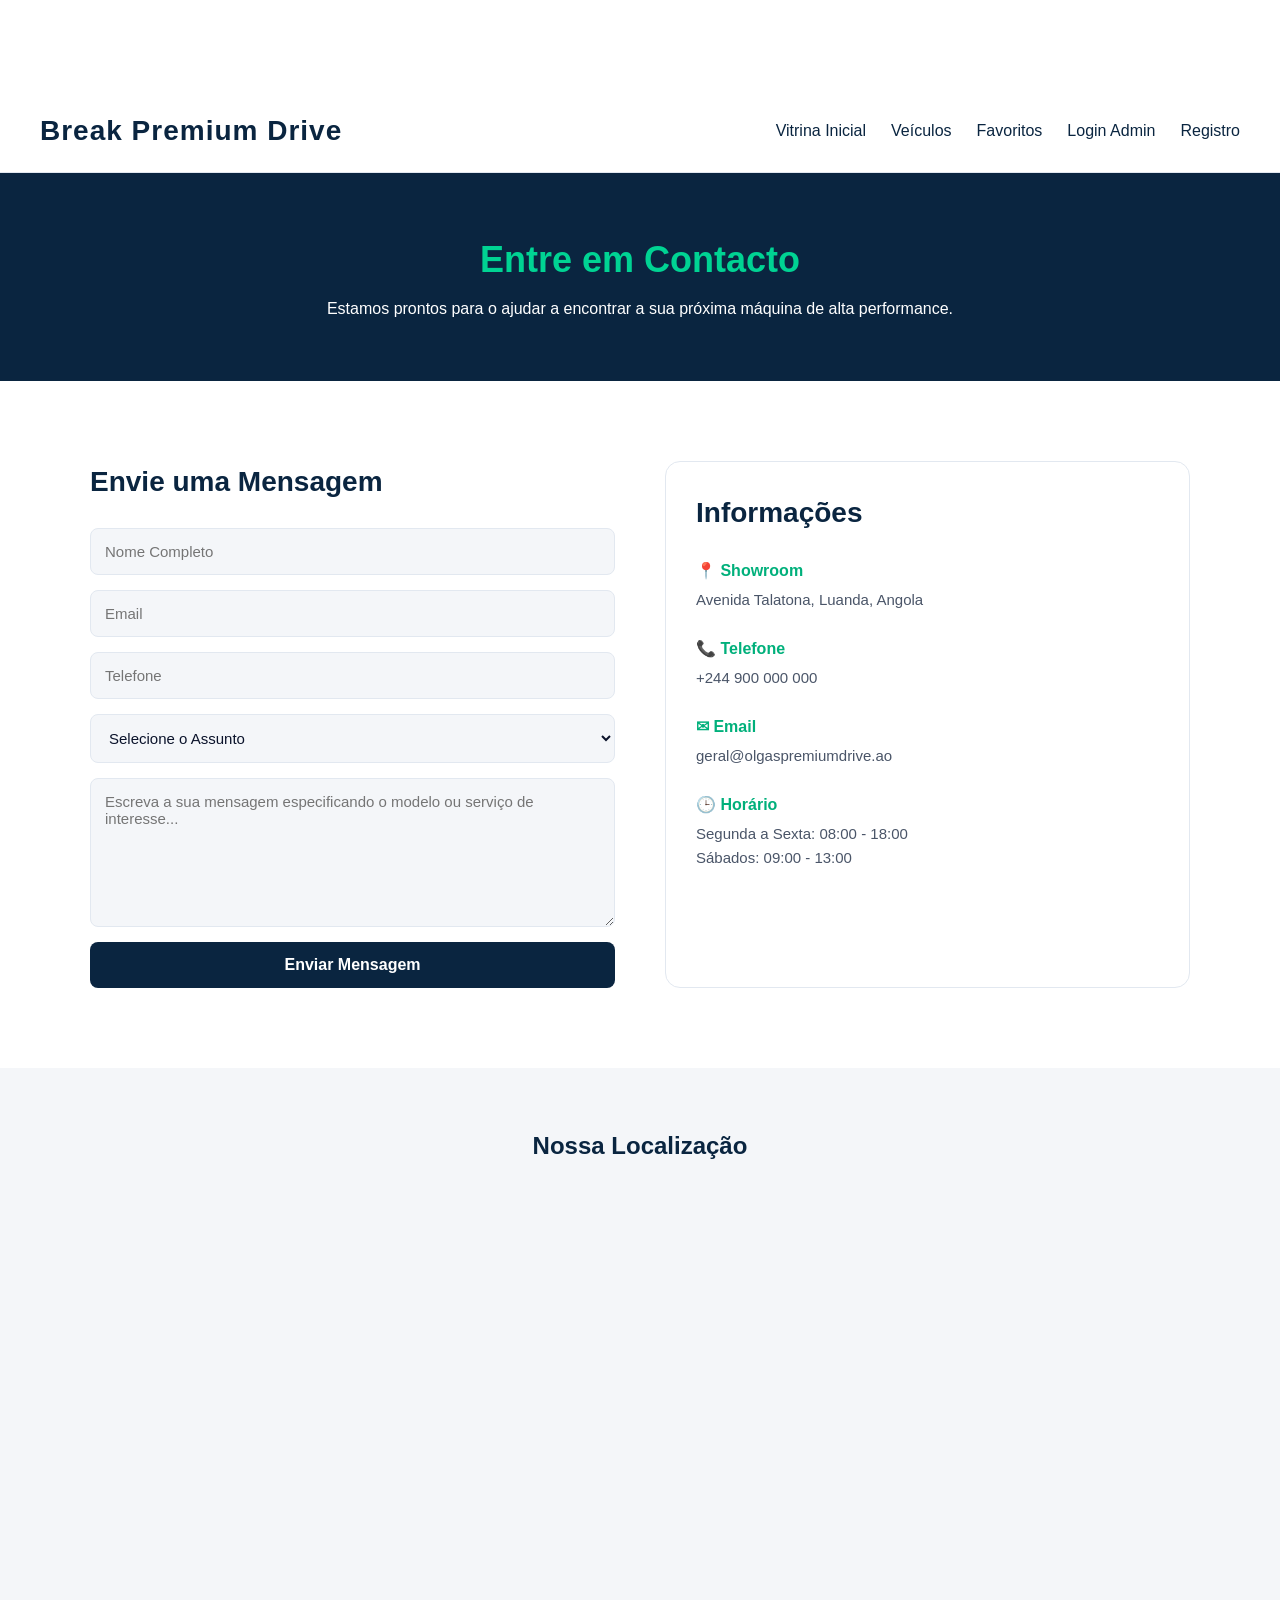
<file: contacto.html>
<!DOCTYPE html>
<html lang="pt">
<head>
    <meta charset="UTF-8">
    <meta name="viewport" content="width=device-width, initial-scale=1.0">
    <title>Contacto | Break Premium Drive</title>
    <link rel="stylesheet" href="./css/style-copia.css">
</head>
<body>

<header>
    <div class="logo">Break Premium Drive</div>
    <nav>
        <ul>
            <li><a href="index.html">Vitrina Inicial</a></li>
            <li><a href="catalogo.html">Veículos</a></li>
            <li><a href="favoritos.html">Favoritos</a></li>
            <li><a href="login.html">Login Admin</a></li>
            <li><a href="registro.html">Registro</a></li>
        </ul>
    </nav>
</header>

<section class="page-banner">
    <h1>Entre em Contacto</h1>
    <p>Estamos prontos para o ajudar a encontrar a sua próxima máquina de alta performance.</p>
</section>

<section class="contacto-wrapper">
    <div class="contacto-container">
        
        <div class="contacto-form">
            <h2>Envie uma Mensagem</h2>
            <form onsubmit="alert('Mensagem enviada com sucesso! O nosso Consultor Premium entrará em contacto brevemente.'); return false;">
                <input type="text" placeholder="Nome Completo" required>
                <input type="email" placeholder="Email" required>
                <input type="tel" placeholder="Telefone" required>
                
                <select required>
                    <option value="">Selecione o Assunto</option>
                    <option>Informação Geral</option>
                    <option>Aquisição de Veículo</option>
                    <option>Avaliação / Retoma de Viatura</option>
                    <option>Agendamento de Test-Drive</option>
                    <option>Importação e Encomendas Especiais</option>
                </select>
                
                <textarea rows="7" placeholder="Escreva a sua mensagem especificando o modelo ou serviço de interesse..." required></textarea>
                <button type="submit">Enviar Mensagem</button>
            </form>
        </div>

        <div class="contacto-info">
            <h2>Informações</h2>
            
            <div class="info-box">
                <h3>📍 Showroom</h3>
                <p>Avenida Talatona, Luanda, Angola</p>
            </div>

            <div class="info-box">
                <h3>📞 Telefone</h3>
                <p>+244 900 000 000</p>
            </div>

            <div class="info-box">
                <h3>✉ Email</h3>
                <p>geral@olgaspremiumdrive.ao</p>
            </div>

            <div class="info-box">
                <h3>🕒 Horário</h3>
                <p>Segunda a Sexta: 08:00 - 18:00<br>Sábados: 09:00 - 13:00</p>
            </div>
        </div>

    </div>
</section>

<section class="map-section">
    <h2>Nossa Localização</h2>
    <iframe 
        src="https://www.google.com/maps/embed?pb=!1m18!1m12!1m3!1d15758.46875883838!2d13.184318728564175!3d-8.915124239855581!2m3!1f0!2f0!3f0!3m2!1i1024!2i768!4f13.1!3m3!1m2!1s0x1a51f50ff34a36cf%3A0x63351659fa42c8bb!2sTalatona%2C%20Luanda!5e0!3m2!1spt!2sao!4v1710000000000!5m2!1spt!2sao" 
        width="100%" 
        height="450" 
        style="border:0; border-radius:20px;" 
        allowfullscreen="" 
        loading="lazy">
     iframe>
</section>

<section class="social-section">
    <h2>Siga-nos</h2>
    <div class="social-grid">
        <div class="social-card">
            <h3>Facebook</h3>
            <p>OlgaS Premium Drive</p>
        </div>
        <div class="social-card">
            <h3>Instagram</h3>
            <p>@olgaspremiumdrive</p>
        </div>
        <div class="social-card">
            <h3>LinkedIn</h3>
            <p>OlgaS Premium Drive Angola</p>
        </div>
    </div>
</section>

<footer>
    <div class="footer-content">
        <h3>Break Premium Drive</h3>
        <p>Luxury & High-Performance Vehicles • Angola</p>
        <p>© 2026 Todos os direitos reservados.</p>
    </div>
</footer>

<script src="js/app.js"></script>
</body>
</html>
</file>
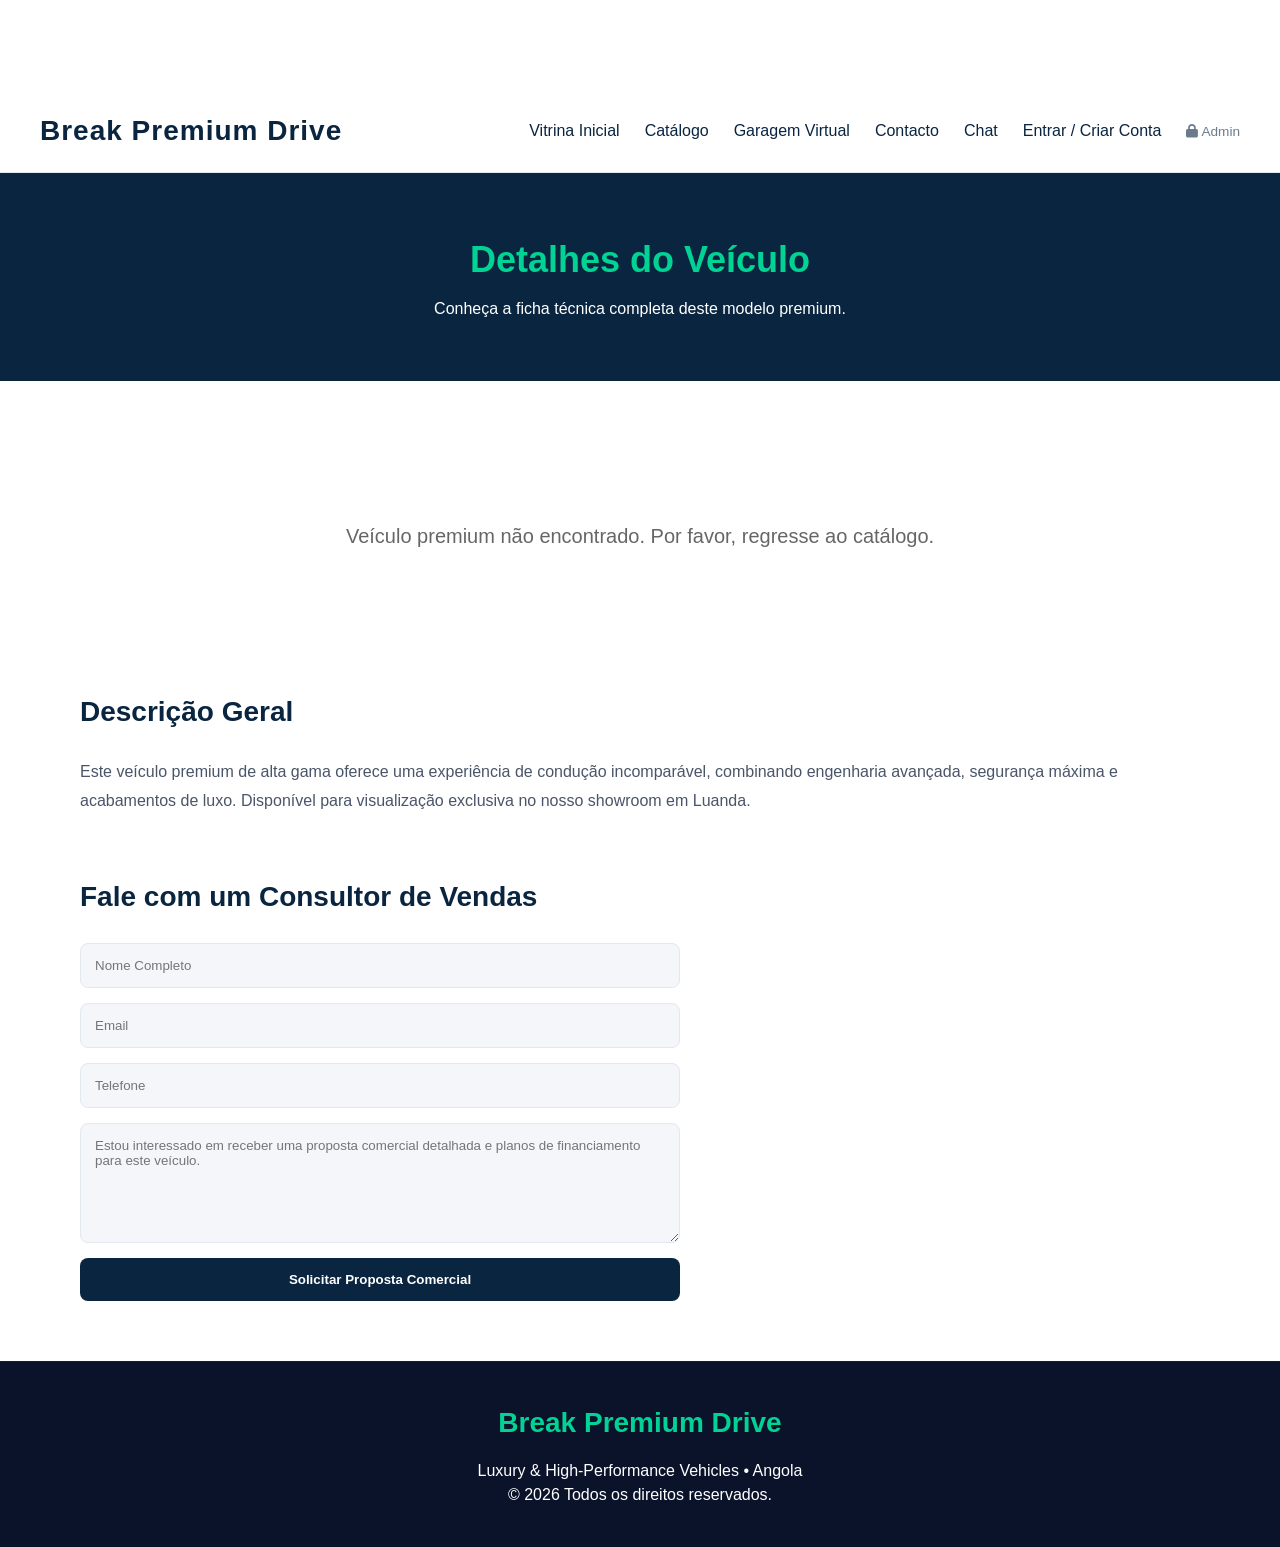
<file: detalhe-carro.html>
<!DOCTYPE html> 
<html lang="pt">
<head>
    <meta charset="UTF-8"> 
    <meta name="viewport" content="width=device-width, initial-scale=1.0">
    <title>Detalhes do Veículo | Break Premium Drive</title>
    <link rel="stylesheet" href="./css/style-copia.css">
    <link rel="stylesheet" href="https://cdnjs.cloudflare.com/ajax/libs/font-awesome/6.4.0/css/all.min.css">
    
    <style>
        /* Estilos embutidos otimizados para o Showroom e Ficha Técnica */
        .proximidades-container {
            padding: 40px var(--padding-site, 5%);
            background-color: #ffffff;
            margin: 30px 0;
            font-family: 'Poppins', sans-serif;
        }
        .proximidades-container h2 {
            font-size: 1.6rem;
            color: #111;
            margin-bottom: 5px;
            font-weight: 700;
        }
        .proximidades-subchamada {
            font-size: 0.95rem;
            color: #555;
            margin-bottom: 25px;
        }
        .proximidades-subchamada a {
            color: #0066cc;
            text-decoration: none;
            font-weight: 600;
        }
        .proximidades-subchamada a:hover {
            text-decoration: underline;
        }
        .proximidades-grid {
            display: grid;
            grid-template-columns: repeat(3, 1fr);
            gap: 40px;
        }
        .coluna-proximidades h3 {
            font-size: 1.1rem;
            color: #000;
            margin: 0 0 20px 0;
            display: flex;
            align-items: center;
            gap: 10px;
            font-weight: 700;
        }
        .coluna-proximidades h3 i {
            color: #444;
            font-size: 1.2rem;
        }
        .coluna-proximidades ul {
            list-style: none;
            padding: 0;
            margin: 0;
        }
        .coluna-proximidades li {
            display: flex;
            justify-content: space-between;
            align-items: center;
            padding: 10px 0;
            font-size: 0.95rem;
            color: #333;
            border-bottom: 1px dashed #f0f0f0;
        }
        .coluna-proximidades li:last-child {
            border-bottom: none;
        }
        .local-nome {
            font-weight: 400;
            white-space: nowrap;
            overflow: hidden;
            text-overflow: ellipsis;
            padding-right: 15px;
        }
        .local-distancia {
            color: #666;
            font-size: 0.9rem;
            font-weight: 500;
            white-space: nowrap;
        }
        .margin-top-subgrupo {
            margin-top: 35px;
        }
        
        @media (max-width: 992px) {
            .proximidades-grid {
                grid-template-columns: repeat(2, 1fr);
                gap: 30px;
            }
        }
        @media (max-width: 768px) {
            .proximidades-grid {
                grid-template-columns: 1fr;
                gap: 25px;
            }
            .margin-top-subgrupo {
                margin-top: 20px;
            }
        }
    </style>
</head>
<body>

<header>
    <div class="logo">Break Premium Drive</div>
    <nav>
        <ul>
            <li><a href="index.html">Vitrina Inicial</a></li>
            <li><a href="carros.html">Catálogo</a></li>
            <li><a href="favoritos.html">Garagem Virtual</a></li>
            <li><a href="contacto.html">Contacto</a></li>
            <li><a href="chat.html">Chat</a></li>
            <li id="menu-auth"><a href="login.html" class="btn-auth">Entrar / Criar Conta</a></li>
            <li><a href="login-admin.html" style="opacity: 0.6; font-size: 0.85rem;"><i class="fa-solid fa-lock"></i> Admin</a></li>
        </ul>
    </nav>
</header>

<section class="page-banner">
    <h1 id="detalhe-titulo-banner">Detalhes do Veículo</h1>
    <p>Conheça a ficha técnica completa deste modelo premium.</p>
</section>

<section class="property-detail">
    <div class="property-main-image">
        <img id="detalhe-img" src="" alt="Imagem Principal do Veículo" style="width: 100%; max-height: 500px; object-fit: cover; border-radius: 12px;">
    </div>
    
    <div class="property-info" style="font-family: 'Poppins', sans-serif; margin-top: 25px;">
        <h2 id="detalhe-nome" style="font-size: 2.2rem; font-weight: 700; color: #111a28; margin: 0 0 10px 0;">Carregando...</h2>
        <h3 id="detalhe-preco" style="font-size: 1.8rem; font-weight: 600; color: var(--gold); margin: 0 0 15px 0;">0 Kz</h3>
        
        <p style="color: #666; font-size: 0.95rem; display: flex; align-items: center; gap: 8px; margin-bottom: 30px;">
            <i class="fas fa-map-marker-alt" style="color: var(--gold);"></i> 
            <span id="detalhe-localizacao">Carregando localização do showroom...</span>
        </p>
        
        <div class="premium-features-grid" style="display: grid; grid-template-columns: repeat(auto-fit, minmax(150px, 1fr)); gap: 20px; margin-bottom: 35px;">
            
            <div class="feature-item" style="display: flex; flex-direction: column; align-items: center; text-align: center; gap: 8px; background: #fdfdfd; padding: 15px; border-radius: 8px; border: 1px solid #f0f0f0;">
                <i class="fas fa-bolt" style="font-size: 1.3rem; color: #111a28;"></i>
                <span id="detalhe-cavalos" style="font-size: 0.9rem; font-weight: 500; color: #333;">0 cv de Potência</span>
            </div>
            
            <div class="feature-item" style="display: flex; flex-direction: column; align-items: center; text-align: center; gap: 8px; background: #fdfdfd; padding: 15px; border-radius: 8px; border: 1px solid #f0f0f0;">
                <i class="fas fa-gears" style="font-size: 1.3rem; color: #111a28;"></i>
                <span id="detalhe-cambio" style="font-size: 0.9rem; font-weight: 500; color: #333;">Caixa de Velocidades</span>
            </div>
            
            <div class="feature-item" style="display: flex; flex-direction: column; align-items: center; text-align: center; gap: 8px; background: #fdfdfd; padding: 15px; border-radius: 8px; border: 1px solid #f0f0f0;">
                <i class="fas fa-users" style="font-size: 1.3rem; color: #111a28;"></i>
                <span id="detalhe-lugares" style="font-size: 0.9rem; font-weight: 500; color: #333;">0 Lugares</span>
            </div>
            
            <div class="feature-item" style="display: flex; flex-direction: column; align-items: center; text-align: center; gap: 8px; background: #fdfdfd; padding: 15px; border-radius: 8px; border: 1px solid #f0f0f0;">
                <i class="fas fa-road" style="font-size: 1.3rem; color: #111a28;"></i>
                <span id="detalhe-quilometragem" style="font-size: 0.9rem; font-weight: 500; color: #333;">0 Km</span>
            </div>
            
            <div class="feature-item" style="display: flex; flex-direction: column; align-items: center; text-align: center; gap: 8px; background: #fdfdfd; padding: 15px; border-radius: 8px; border: 1px solid #f0f0f0;">
                <i class="fas fa-cloud-sun" style="font-size: 1.3rem; color: #111a28;"></i>
                <span id="detalhe-teto" style="font-size: 0.9rem; font-weight: 500; color: #333;">Teto Padrão</span>
            </div>
            
            <div class="feature-item" style="display: flex; flex-direction: column; align-items: center; text-align: center; gap: 8px; background: #fdfdfd; padding: 15px; border-radius: 8px; border: 1px solid #f0f0f0;">
                <i class="fas fa-truck-monster" style="font-size: 1.3rem; color: #111a28;"></i>
                <span id="detalhe-tracao" style="font-size: 0.9rem; font-weight: 500; color: #333;">Tração Simples</span>
            </div>
            
        </div>
        
        <div style="display: flex; gap: 15px; margin-top: 20px; flex-wrap: wrap;">
            <button id="btn-reservar-propriedade" class="btn-gold" style="padding: 16px 35px; background: var(--gold); border: 2px solid var(--gold); color: white; font-weight: 700; border-radius: 10px; cursor: pointer; font-family: 'Poppins'; transition: 0.3s;">
                Agendar Test Drive
            </button>
            <button id="btn-add-favorito" style="padding: 16px 35px; background: transparent; border: 2px solid var(--gold); color: var(--gold); font-weight: 700; border-radius: 10px; cursor: pointer; font-family: 'Poppins'; transition: 0.3s; display: flex; align-items: center; gap: 8px;">
                <i class="far fa-heart"></i> Guardar na Garagem
            </button>
        </div>
    </div>
</section>

<section class="gallery">
    <h2>Galeria do Veículo (Clique para Ampliar)</h2>
    <div class="gallery-grid" id="galeria-fotos-interior" style="display: grid; grid-template-columns: repeat(auto-fit, minmax(200px, 1fr)); gap: 15px; margin-top: 20px;">
    </div>
</section>

<section class="description">
    <h2>Descrição Geral</h2>
    <p>Este veículo premium de alta gama oferece uma experiência de condução incomparável, combinando engenharia avançada, segurança máxima e acabamentos de luxo. Disponível para visualização exclusiva no nosso showroom em Luanda.</p>
</section>

<section class="proximidades-container" id="seccao-proximidades">
    <h2>Showrooms de Apoio e Pontos de Interesse Próximos:</h2>
    <p class="proximidades-subchamada">
        🏁 Showrooms Premium 🏢 Centros de Manutenção Autorizados ⛽ Postos de Abastecimento Especializados • <span style="color:#0066cc;">Localização de Fácil Acesso — <a href="http://maps.google.com">mostrar mapa do showroom</a></span>
    </p>
    
    <div class="proximidades-grid">
        <div class="coluna-proximidades">
            <h3><i class="fa-solid fa-location-dot"></i> Na mesma Zona</h3>
            <ul id="lista-geral"></ul>
        </div>

        <div class="coluna-proximidades">
            <h3><i class="fa-solid fa-gas-pump"></i> Serviços Próximos</h3>
            <ul id="lista-restaurantes"></ul>
            
            <h3 class="margin-top-subgrupo"><i class="fa-solid fa-building"></i> Centros Comerciais</h3>
            <ul id="lista-atracoes"></ul>
        </div>

        <div class="coluna-proximidades">
            <h3><i class="fa-solid fa-road"></i> Principais Vias de Acesso</h3>
            <ul id="lista-transportes"></ul>
            
            <h3 class="margin-top-subgrupo"><i class="fa-solid fa-plane"></i> Conexões Logísticas</h3>
            <ul id="lista-aeroportos"></ul>
        </div>
    </div>
</section>

<section class="contact-agent">
    <h2>Fale com um Consultor de Vendas</h2>
    <form onsubmit="alert('Pedido de cotação enviado! O nosso especialista entrará em contacto nas próximas horas.'); return false;">
        <input type="text" placeholder="Nome Completo" required>
        <input type="email" placeholder="Email" required>
        <input type="tel" placeholder="Telefone" required>
        <textarea rows="6" placeholder="Estou interessado em receber uma proposta comercial detalhada e planos de financiamento para este veículo." required></textarea>
        <button type="submit">Solicitar Proposta Comercial</button>
    </form>
</section>

<footer>
    <div class="footer-content">
        <h3>Break Premium Drive</h3>
        <p>Luxury & High-Performance Vehicles • Angola</p>
        <p>© 2026 Todos os direitos reservados.</p>
    </div>
</footer>

<script src="js/carros-dados.js"></script>
<script src="js/app.js"></script>

<script>
    document.addEventListener("DOMContentLoaded", () => {
        // 1. Capturar o ID do veículo de forma híbrida (URL ou LocalStorage)
        const params = new URLSearchParams(window.location.search);
        let idCarro = parseInt(params.get('id'));
        
        if (!idCarro) {
            idCarro = parseInt(localStorage.getItem('carroSelecionadoID'));
        }

        // 2. Procurar na base de dados global de automóveis
        const listaCarros = JSON.parse(localStorage.getItem("bancoCarros")) || window.bancoCarros || [];
        const carro = listaCarros.find(item => item.id === idCarro);

        if (carro) {
            // 3. Atualizar textos e dados principais do veículo
            document.getElementById('detalhe-titulo-banner').innerText = carro.nome;
            document.getElementById('detalhe-nome').innerText = carro.nome;
            document.getElementById('detalhe-preco').innerText = carro.preco.toLocaleString('pt-AO') + " Kz" + (carro.negocio === 'alugar' ? ' / dia' : '');
            document.getElementById('detalhe-localizacao').innerText = "Showroom " + (carro.localizacao || 'Luanda') + ", Luanda, Angola";
            
            // Características técnicas dinâmicas
            document.getElementById('detalhe-cavalos').innerText = `${carro.cavalos || '---'} Cv de Potência`;
            document.getElementById('detalhe-cambio').innerText = `Câmbio: ${carro.transmissao || 'Automática'}`;
            document.getElementById('detalhe-lugares').innerText = `${carro.lugares || 5} Lugares de Fábrica`;
            document.getElementById('detalhe-quilometragem').innerText = `${(carro.quilometragem || 0).toLocaleString()} Km Rodados`;
            document.getElementById('detalhe-teto').innerText = carro.tetoAbrivel ? "Teto Panorâmico de Abrir" : "Teto Fechado Padrão";
            document.getElementById('detalhe-tracao').innerText = carro.tracao4x4 ? "Tração Integral Ativa (4x4)" : "Tração Simples (4x2)";

            // Configuração do array de imagens
            const fotosArray = carro.imagens && carro.imagens.length > 0 ? carro.imagens : [carro.img];
            const imagemPrincipal = document.getElementById('detalhe-img');
            imagemPrincipal.src = fotosArray[0];

            // 4. Construção da Galeria de Imagens do Carro
            const galeriaContainer = document.getElementById('galeria-fotos-interior');
            if (galeriaContainer) {
                galeriaContainer.innerHTML = ""; 
                
                fotosArray.forEach((urlFoto, index) => {
                    const imgMiniatura = document.createElement('img');
                    imgMiniatura.src = urlFoto;
                    imgMiniatura.alt = `Fotografia do veículo - Ângulo ${index + 1}`;
                    imgMiniatura.style.cssText = "width: 100%; height: 150px; object-fit: cover; border-radius: 8px; cursor: pointer; transition: transform 0.2s, border-color 0.2s; border: 2px solid transparent;";
                    
                    imgMiniatura.addEventListener('mouseover', () => imgMiniatura.style.transform = "scale(1.03)");
                    imgMiniatura.addEventListener('mouseout', () => imgMiniatura.style.transform = "scale(1)");
                    
                    imgMiniatura.addEventListener('click', () => {
                        imagemPrincipal.src = urlFoto;
                        document.querySelectorAll('#galeria-fotos-interior img').forEach(i => i.style.borderColor = "transparent");
                        imgMiniatura.style.borderColor = "var(--gold)";
                    });

                    galeriaContainer.appendChild(imgMiniatura);
                });
            }

            // 5. Pontos Geográficos de Apoio Logístico por Zona de Luanda
            const dadosProximidadePadrao = {
                "Miramar": {
                    geral: [
                        { nome: "Showroom Miramar Central", distancia: "100 m" },
                        { nome: "Largo do Ambuila", distancia: "700 m" },
                        { nome: "Acesso Marginal de Luanda", distancia: "1,1 km" }
                    ],
                    restaurantes: [
                        { nome: "Posto Abastecimento Pumangol Miramar", distancia: "400 m" },
                        { nome: "Oficina Multimarcas Miramar", distancia: "550 m" }
                    ],
                    atracoes: [
                        { nome: "Shopping Fortaleza (Acesso)", distancia: "2,5 km" }
                    ],
                    transportes: [
                        { nome: "Via Expresso Fidel Castro (Acesso)", distancia: "5 km" }
                    ],
                    aeroportos: [
                        { nome: "Aeroporto Internacional Quatro de Fevereiro", distancia: "5 km" }
                    ]
                },
                "Talatona": {
                    geral: [
                        { nome: "Showroom Sul Talatona", distancia: "200 m" },
                        { nome: "Centro de Convenções de Talatona", distancia: "1,2 km" }
                    ],
                    restaurantes: [
                        { nome: "Posto Sonangol Talatona", distancia: "300 m" },
                        { nome: "Centro de Diagnóstico Automóvel SIAC", distancia: "800 m" }
                    ],
                    atracoes: [
                        { nome: "Talatona Shopping Center", distancia: "450 m" }
                    ],
                    transportes: [
                        { nome: "Nó de Talatona (Estrada Direita)", distancia: "900 m" }
                    ],
                    aeroportos: [
                        { nome: "Aeroporto Internacional Dr. António Agostinho Neto", distancia: "32 km" }
                    ]
                }
            };

            const zona = carro.localizacao || "Miramar";
            const dadosFinaisProximidade = dadosProximidadePadrao[zona] || dadosProximidadePadrao["Miramar"];

            const renderizarLista = (idElemento, itensArray) => {
                const containerLista = document.getElementById(idElemento);
                if (containerLista && itensArray) {
                    containerLista.innerHTML = itensArray.map(item => `
                        <li>
                            <span class="local-nome">${item.nome}</span>
                            <span class="local-distancia">${item.distancia}</span>
                        </li>
                    `).join('');
                }
            };

            renderizarLista('lista-geral', dadosFinaisProximidade.geral);
            renderizarLista('lista-restaurantes', dadosFinaisProximidade.restaurantes);
            renderizarLista('lista-atracoes', dadosFinaisProximidade.atracoes);
            renderizarLista('lista-transportes', dadosFinaisProximidade.transportes);
            renderizarLista('lista-aeroportos', dadosFinaisProximidade.aeroportos);

            // 6. Integração com a Garagem Virtual (Favoritos)
            const btnFav = document.getElementById('btn-add-favorito');
            if (btnFav) {
                btnFav.addEventListener('click', () => {
                    let favoritos = JSON.parse(localStorage.getItem("favoritos")) || [];
                    if (!favoritos.includes(carro.nome)) {
                        favoritos.push(carro.nome);
                        localStorage.setItem("favoritos", JSON.stringify(favoritos));
                        alert(`${carro.nome} foi guardado na sua Garagem Virtual!`);
                    } else {
                        alert("Este veículo já consta na sua Garagem Virtual.");
                    }
                });
            }
        } else {
            const sectionDetalhe = document.querySelector('.property-detail');
            if(sectionDetalhe) {
                sectionDetalhe.innerHTML = `<p style="grid-column: 1/-1; text-align:center; padding: 80px 20px; font-size: 20px; color: #666;">Veículo premium não encontrado. Por favor, regresse ao catálogo.</p>`;
            }
            if(document.querySelector('.gallery')) document.querySelector('.gallery').style.display = "none";
            if(document.getElementById('seccao-proximidades')) document.getElementById('seccao-proximidades').style.display = "none";
        }

        // 7. Controlo de Autenticação para Test Drives e Reservas
        const btnReservar = document.getElementById('btn-reservar-propriedade');
        if (btnReservar) {
            btnReservar.addEventListener('click', () => {
                const clienteLogado = JSON.parse(localStorage.getItem("clienteSessao"));

                if (!clienteLogado) {
                    alert("Para agendar um Test Drive ou efetuar uma reserva, é necessário iniciar sessão ou registar-se na plataforma.");
                    localStorage.setItem("redirecionarDepoisDoLogin", window.location.href);
                    window.location.href = "login.html";
                } else {
                    window.location.href = `reservas.html?id=${idCarro}`;
                }
            });
        }

        // Alteração dinâmica do menu de sessão do Cliente
        const menuAuth = document.getElementById('menu-auth');
        const clienteLogado = JSON.parse(localStorage.getItem("clienteSessao"));
        if (menuAuth && clienteLogado) {
            menuAuth.innerHTML = `<a href="cliente.html" style="color: var(--gold);">Olá, ${clienteLogado.nome} 👋</a>`;
        }
    });
</script>
</body>
</html>
</file>
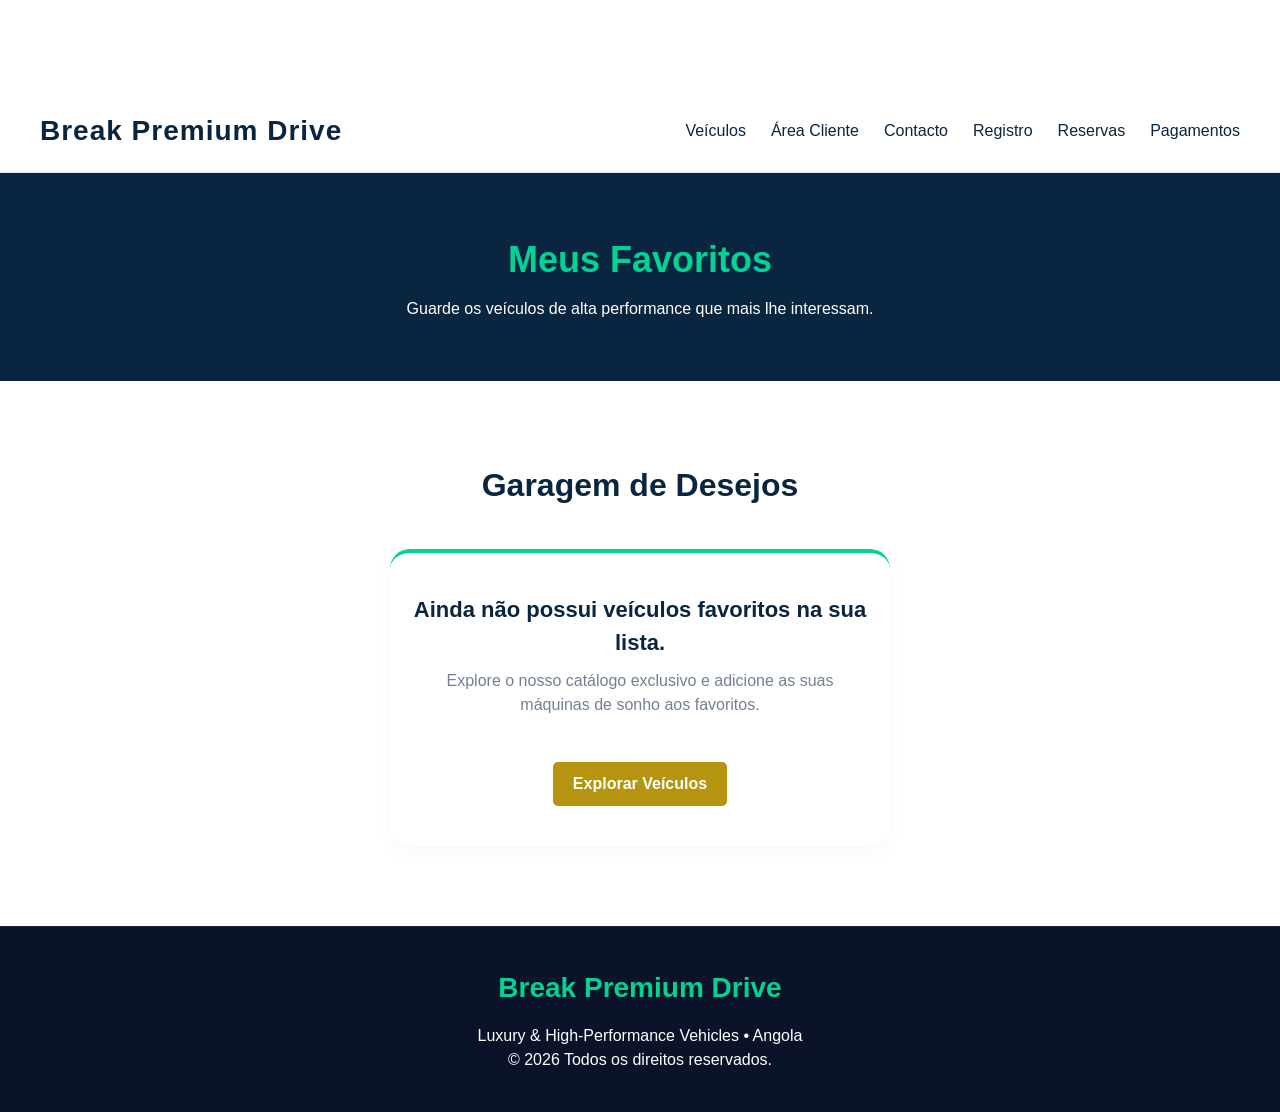
<file: favoritos.html>
<!DOCTYPE html>
<html lang="pt">
<head>
    <meta charset="UTF-8">
    <meta name="viewport" content="width=device-width, initial-scale=1.0">
    <title>Favoritos | Break Premium Drive</title>
    <link rel="stylesheet" href="./css/style-copia.css">
</head>
<body>

<header>
    <div class="logo">Break Premium Drive</div>
    <nav>
        <ul>
            <li><a href="catalogo.html">Veículos</a></li>
            <li><a href="./admin/cliente.html">Área Cliente</a></li>
            <li><a href="contacto.html">Contacto</a></li>
            <li><a href="registro.html">Registro</a></li>
            <li><a href="reservas.html">Reservas</a></li>
            <li><a href="pagamento.html">Pagamentos</a></li>
        </ul>
    </nav>
</header>

<section class="page-banner">
    <h1>Meus Favoritos</h1>
    <p>Guarde os veículos de alta performance que mais lhe interessam.</p>
</section>

<section class="favoritos-wrapper">
    <div class="favoritos-container">
        <h2>Garagem de Desejos</h2>
        
        <div id="listaFavoritos" class="featured-grid">
        </div>

        <div id="mensagem-vazia" class="empty-favorites" style="display: none; text-align: center; padding: 40px 20px;">
            <h3>Ainda não possui veículos favoritos na sua lista.</h3>
            <p>Explore o nosso catálogo exclusivo e adicione as suas máquinas de sonho aos favoritos.</p>
            <a href="catalogo.html" class="btn-gold" style="margin-top: 20px; display: inline-block; background: #b59410; color: white; padding: 10px 20px; text-decoration: none; border-radius: 5px; font-weight: bold;">Explorar Veículos</a>
        </div>
    </div>
</section>

<footer>
    <div class="footer-content">
        <h3>Break Premium Drive</h3>
        <p>Luxury & High-Performance Vehicles • Angola</p>
        <p>© 2026 Todos os direitos reservados.</p>
    </div>
</footer>

<script src="js/carros-dados.js"></script>
<script src="js/app.js"></script>
<script>
    document.addEventListener("DOMContentLoaded", () => {
        const gridFavoritos = document.getElementById('listaFavoritos');
        const mensagemVazia = document.getElementById('mensagem-vazia');
        
        // 1. Procurar os nomes dos carros gravados no LocalStorage
        let favoritosSalvos = JSON.parse(localStorage.getItem("favoritos")) || [];

        // 2. Cruzar dados com o bancoCarros global (carregado a partir do js/carros-dados.js)
        const listaCarros = JSON.parse(localStorage.getItem("bancoCarros")) || window.bancoCarros || [];
        const carrosFavoritados = listaCarros.filter(carro => favoritosSalvos.includes(carro.nome));

        if (carrosFavoritados.length === 0) {
            mensagemVazia.style.display = "block";
            gridFavoritos.innerHTML = "";
        } else {
            mensagemVazia.style.display = "none";
            gridFavoritos.innerHTML = "";
            
            // 3. Renderizar cada card de veículo
            carrosFavoritados.forEach(carro => {
                const card = document.createElement('div');
                card.className = 'featured-card';
                card.innerHTML = `
                    <img src="${carro.img}" alt="${carro.nome}" style="width:100%; height:200px; object-fit:cover;">
                    <h3 style="padding: 15px 20px 5px;">${carro.nome}</h3>
                    <p style="padding: 0 20px 15px; font-weight: bold; color: #b59410;">${carro.preco.toLocaleString('pt-AO')} Kz</p>
                    <div style="padding: 0 20px 20px; display:flex; gap:10px;">
                        <a href="detalhe-carro.html?id=${carro.id}" class="btn-detalhes" style="flex:1; text-align:center; background:#111; color:white; padding:10px; text-decoration:none; border-radius:5px; font-weight:bold; font-size:0.9rem;">Ver Detalhes</a>
                        <button onclick="removerFavorito('${carro.nome}')" style="padding: 10px; background: #e74c3c; color: white; border: none; border-radius: 5px; cursor: pointer; font-weight:bold;">🗑️</button>
                    </div>
                `;
                gridFavoritos.appendChild(card);
            });
        }
    });

    // Função para remover itens da lista de desejos local
    function removerFavorito(nomeCarro) {
        let favoritos = JSON.parse(localStorage.getItem("favoritos")) || [];
        favoritos = favoritos.filter(nome => nome !== nomeCarro);
        localStorage.setItem("favoritos", JSON.stringify(favoritos));
        window.location.reload(); // Recarrega a página para atualizar o estado da tela instantaneamente
    }
</script>
</body>
</html>
</file>
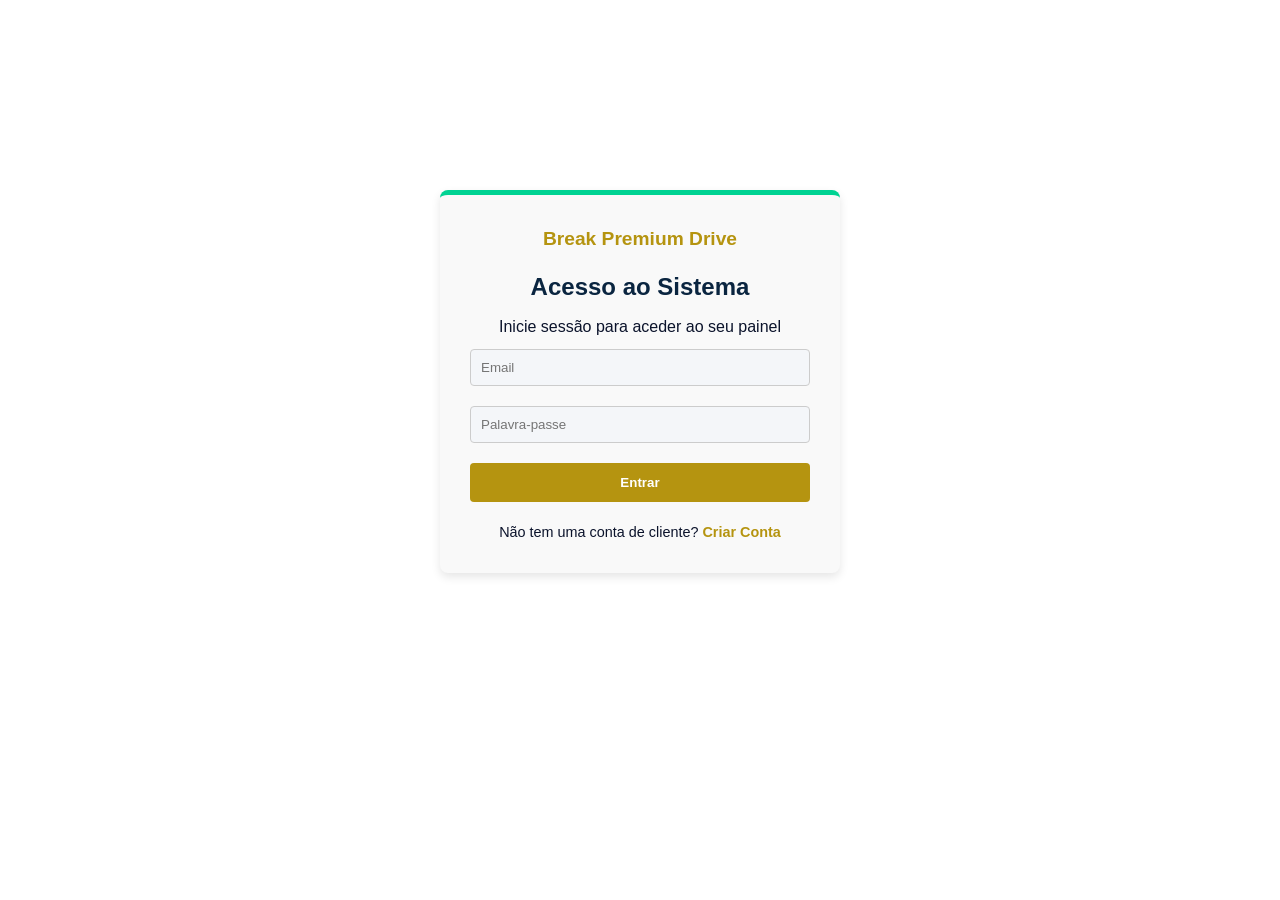
<file: login.html>
<!DOCTYPE html>
<html lang="pt">
<head>
    <meta charset="UTF-8">
    <meta name="viewport" content="width=device-width, initial-scale=1.0">
    <title>Login | Break Premium Drive</title>
    <link rel="stylesheet" href="./css/style-copia.css">
    <style>
        .login-container {
            max-width: 400px;
            margin: 100px auto;
            padding: 30px;
            background: #f9f9f9;
            border-radius: 8px;
            box-shadow: 0 4px 10px rgba(0,0,0,0.1);
            text-align: center;
            font-family: 'Poppins', sans-serif;
        }
        .login-container input {
            width: 100%;
            padding: 10px;
            margin: 10px 0;
            border: 1px solid #ccc;
            border-radius: 4px;
            box-sizing: border-box;
        }
        .btn-login {
            width: 100%;
            padding: 12px;
            background: #b59410;
            color: white;
            border: none;
            font-weight: bold;
            cursor: pointer;
            margin-top: 10px;
            border-radius: 4px;
            transition: 0.3s;
        }
        .btn-login:hover {
            background: #94790d;
        }
        .login-footer-links {
            margin-top: 20px;
            font-size: 0.9rem;
        }
        .login-footer-links a {
            color: #b59410;
            text-decoration: none;
            font-weight: 600;
        }
        .login-footer-links a:hover {
            text-decoration: underline;
        }
    </style>
</head>
<body>

    <div class="login-container">
        <div style="font-weight: bold; color: #b59410; margin-bottom: 15px; font-size: 1.2rem;">Break Premium Drive</div>
        
        <h2 id="login-titulo">Acesso ao Sistema</h2>
        <p id="login-subtitulo">Inicie sessão para aceder ao seu painel</p>
        
        <form id="form-login">
            <input type="text" id="usuario" placeholder="Utilizador ou Email" required>
            <input type="password" id="senha" placeholder="Palavra-passe" required>
            <button type="submit" class="btn-login">Entrar</button>
        </form>
        
        <p id="erro-login" style="color: red; margin-top: 15px; display: none;">Credenciais incorretas!</p>

        <div class="login-footer-links" id="links-registo">
            <p>Não tem uma conta de cliente? <a href="registro.html">Criar Conta</a></p>
        </div>
    </div>

    <script>
        document.addEventListener("DOMContentLoaded", () => {
            const erro = document.getElementById("erro-login");
            const titulo = document.getElementById("login-titulo");
            const subtitulo = document.getElementById("login-subtitulo");
            const campoUsuario = document.getElementById("usuario");
            const campoSenha = document.getElementById("senha");
            
            // DETEÇÃO DE CONTEXTO: Verifica se o utilizador veio da interrupção de um agendamento/reserva
            const temRedirecionamento = localStorage.getItem("redirecionarDepoisDoLogin");

            if (temRedirecionamento) {
                // Adapta a interface para o Cliente de Luxo de forma amigável
                titulo.innerText = "Área do Cliente";
                subtitulo.innerText = "Inicie sessão com a sua conta para prosseguir com a reserva ou test-drive premium.";
                campoUsuario.placeholder = "O seu Email de cliente";
                campoSenha.placeholder = "A sua Palavra-passe";
            } else {
                campoUsuario.placeholder = "Email";
                campoSenha.placeholder = "Palavra-passe";
            }

            document.getElementById("form-login").addEventListener("submit", function(e) {
                e.preventDefault();
                erro.style.display = "none";
                
                const usuario = campoUsuario.value.trim();
                const senha = campoSenha.value;

                // FLUXO 1: É uma tentativa de login do Administrador
                if (usuario === "admin" && senha === "admin123") {
                    sessionStorage.setItem("adminAutenticado", "true");
                    alert("Login efetuado com sucesso como Administrador!");
                    window.location.href = "admin/dashboard.html";
                    return;
                }

                // FLUXO 2: É um Cliente a tentar fazer login (veio do fluxo de test-drive ou quer aceder à área cliente)
                if (temRedirecionamento || usuario.includes("@")) {
                    // Para simulação local, aceita as credenciais e extrai o nome do email
                    const nomeExtraido = usuario.split("@")[0];
                    const nomeFormatado = nomeExtraido.charAt(0).toUpperCase() + nomeExtraido.slice(1);

                    const sessaoCliente = {
                        nome: nomeFormatado,
                        nomeCompleto: nomeFormatado + " Cliente",
                        email: usuario
                    };

                    // Salva a sessão ativa do cliente
                    localStorage.setItem("clienteSessao", JSON.stringify(sessaoCliente));
                    alert(`Sessão iniciada com sucesso!\nSeja bem-vindo de volta, ${nomeFormatado}.`);

                    // Se veio interrompido de uma reserva, devolve-o para lá imediatamente!
                    if (temRedirecionamento) {
                        localStorage.removeItem("redirecionarDepoisDoLogin"); // Consome o token
                        window.location.href = temRedirecionamento;
                    } else {
                        window.location.href = "admin/cliente.html"; // Vai para a área geral do cliente
                    }
                } else {
                    erro.innerText = "Credenciais inválidas. Forneça os dados de acesso administrativo ou um e-mail válido de cliente.";
                    erro.style.display = "block";
                }
            });
        });
    </script>
</body>
</html>
</file>
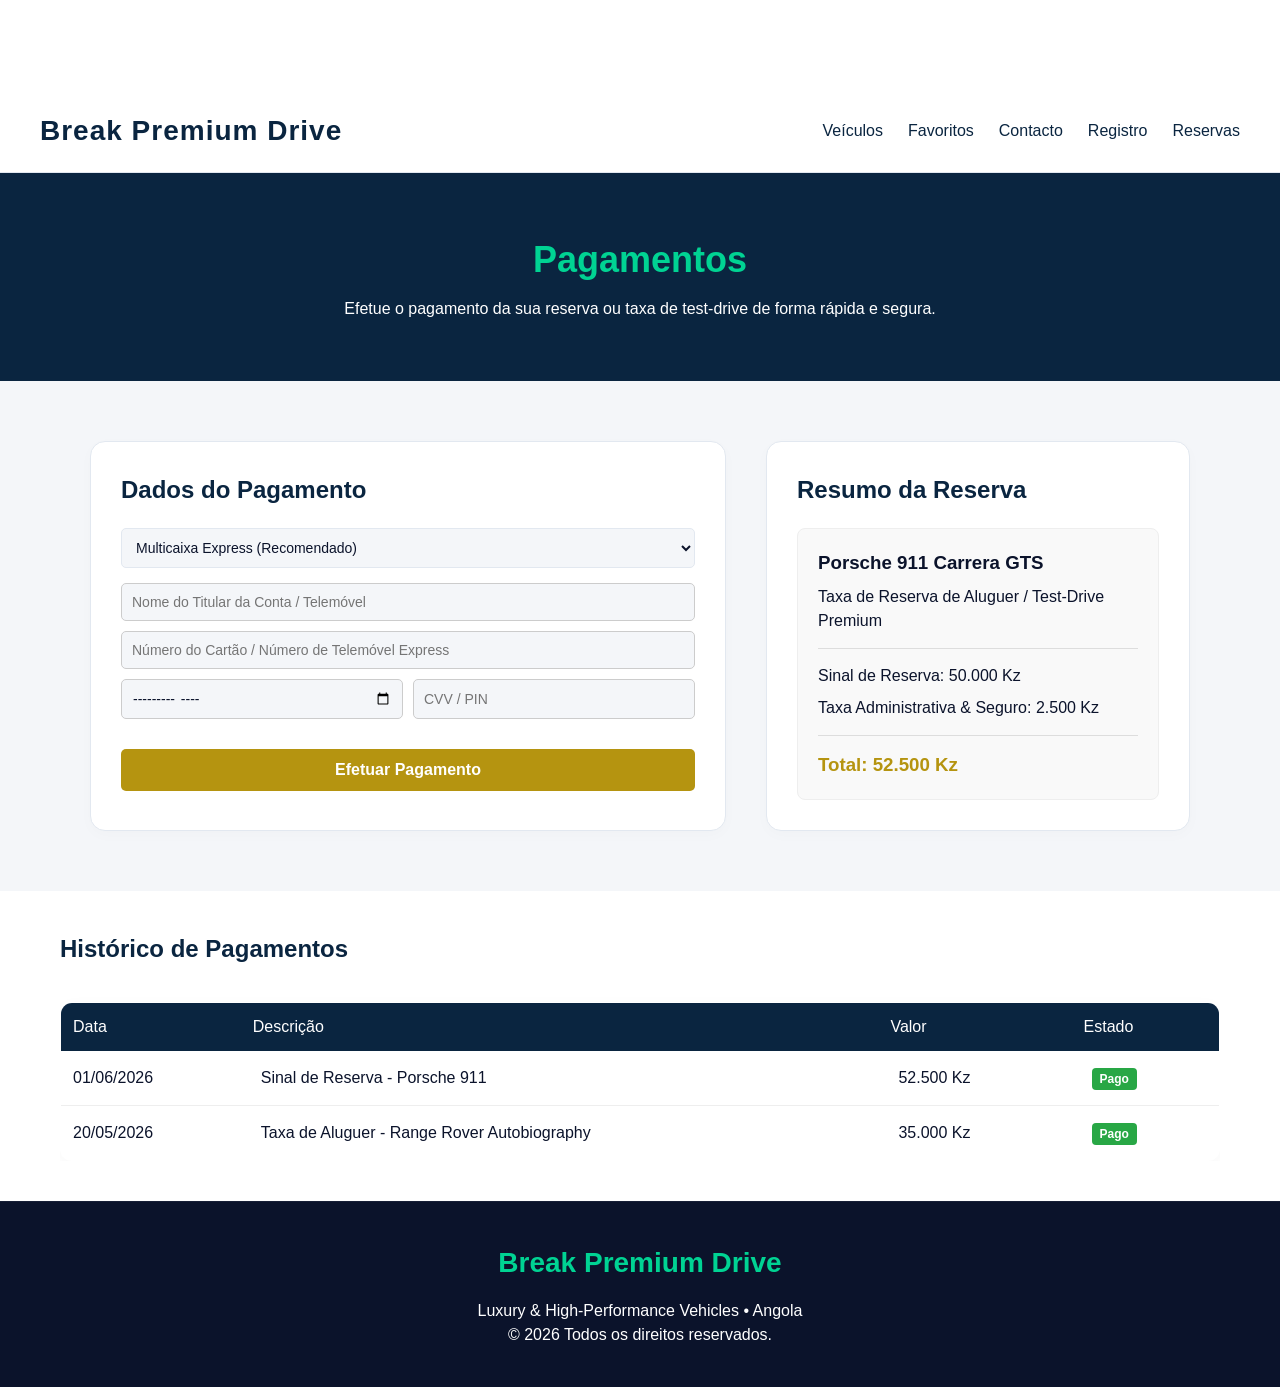
<file: pagamento.html>
<!DOCTYPE html>
<html lang="pt">
<head>
    <meta charset="UTF-8">
    <meta name="viewport" content="width=device-width, initial-scale=1.0">
    <title>Pagamentos | Break Premium Drive</title>
    <link rel="stylesheet" href="./css/style-copia.css">
</head>
<body>

<header>
    <div class="logo">Break Premium Drive</div>
    <nav>
        <ul>
            <li><a href="catalogo.html">Veículos</a></li>
            <li><a href="favoritos.html">Favoritos</a></li>
            <li><a href="contacto.html">Contacto</a></li>
            <li><a href="registro.html">Registro</a></li>
            <li><a href="reservas.html">Reservas</a></li>
        </ul>
    </nav>
</header>

<section class="page-banner">
    <h1>Pagamentos</h1>
    <p>Efetue o pagamento da sua reserva ou taxa de test-drive de forma rápida e segura.</p>
</section>

<section class="pagamento-wrapper">
    <div class="pagamento-container">
        
        <div class="pagamento-form">
            <h2>Dados do Pagamento</h2>
            <form onsubmit="alert('Processando Pagamento... Sucesso! O seu comprovativo de reserva automóvel foi enviado por e-mail.'); return false;">
                <select id="metodoPagamento" onchange="alternarCamposCartao()" style="margin-bottom: 15px; width: 100%; padding: 10px; border-radius: 5px;">
                    <option value="express">Multicaixa Express (Recomendado)</option>
                    <option value="transferencia">Transferência Bancária / IBAN</option>
                    <option value="visa">Cartão Visa</option>
                    <option value="mastercard">MasterCard</option>
                </select>

                <input type="text" placeholder="Nome do Titular da Conta / Telemóvel" required style="width: 100%; padding: 10px; margin-bottom: 10px; border-radius: 5px; border: 1px solid #ccc;">
                
                <div id="camposCartao">
                    <input type="number" placeholder="Número do Cartão / Número de Telemóvel Express" style="width: 100%; padding: 10px; margin-bottom: 10px; border-radius: 5px; border: 1px solid #ccc;">
                    <div class="card-row" style="display: flex; gap: 10px;">
                        <input type="month" style="flex: 1; padding: 10px; border-radius: 5px; border: 1px solid #ccc;">
                        <input type="password" placeholder="CVV / PIN" style="flex: 1; padding: 10px; border-radius: 5px; border: 1px solid #ccc;">
                    </div>
                </div>

                <button type="submit" class="btn-pagar" style="margin-top: 15px; width: 100%; background: #b59410; color: white; border: none; padding: 12px; font-weight: bold; cursor: pointer; border-radius: 5px;">Efetuar Pagamento</button>
            </form>
        </div>

        <div class="resumo-pagamento">
            <h2>Resumo da Reserva</h2>
            <div class="resumo-card" style="background: #f9f9f9; padding: 20px; border-radius: 8px; border: 1px solid #eee;">
                <h3>Porsche 911 Carrera GTS</h3>
                <p>Taxa de Reserva de Aluguer / Test-Drive Premium</p>
                <hr style="margin: 15px 0; border: 0; border-top: 1px solid #ddd;">
                <p>Sinal de Reserva: 50.000 Kz</p>
                <p>Taxa Administrativa & Seguro: 2.500 Kz</p>
                <hr style="margin: 15px 0; border: 0; border-top: 1px solid #ddd;">
                <h3 style="color: #b59410;">Total: 52.500 Kz</h3>
            </div>
        </div>

    </div>
</section>

<section class="historico-pagamentos" style="padding: 40px 20px; max-width: 1200px; margin: 0 auto;">
    <h2>Histórico de Pagamentos</h2>
    <div style="overflow-x: auto;">
        <table class="tabela-pagamentos" style="width: 100%; border-collapse: collapse; margin-top: 15px;">
            <thead>
                <tr style="background: #f4f4f4; text-align: left;">
                    <th style="padding: 12px;">Data</th>
                    <th style="padding: 12px;">Descrição</th>
                    <th style="padding: 12px;">Valor</th>
                    <th style="padding: 12px;">Estado</th>
                </tr>
            </thead>
            <tbody>
                <tr style="border-bottom: 1px solid #eee;">
                    <td style="padding: 12px;">01/06/2026</td>
                    <td>Sinal de Reserva - Porsche 911</td>
                    <td>52.500 Kz</td>
                    <td><span class="badge pago" style="background: #28a745; color: white; padding: 4px 8px; border-radius: 4px; font-size: 12px;">Pago</span></td>
                </tr>
                <tr style="border-bottom: 1px solid #eee;">
                    <td style="padding: 12px;">20/05/2026</td>
                    <td>Taxa de Aluguer - Range Rover Autobiography</td>
                    <td>35.000 Kz</td>
                    <td><span class="badge pago" style="background: #28a745; color: white; padding: 4px 8px; border-radius: 4px; font-size: 12px;">Pago</span></td>
                </tr>
            </tbody>
        </table>
    </div>
</section>

<footer>
    <div class="footer-content">
        <h3>Break Premium Drive</h3>
        <p>Luxury & High-Performance Vehicles • Angola</p>
        <p>© 2026 Todos os direitos reservados.</p>
    </div>
</footer>

<script src="js/app.js"></script>
<script>
    // Mantém a função auxiliar para os campos se não estiver global no app.js
    function alternarCamposCartao() {
        const metodo = document.getElementById('metodoPagamento').value;
        const camposCartao = document.getElementById('camposCartao');
        if(metodo === 'transferencia') {
            camposCartao.style.display = 'none';
        } else {
            camposCartao.style.display = 'block';
        }
    }
</script>
</body>
</html>
</file>
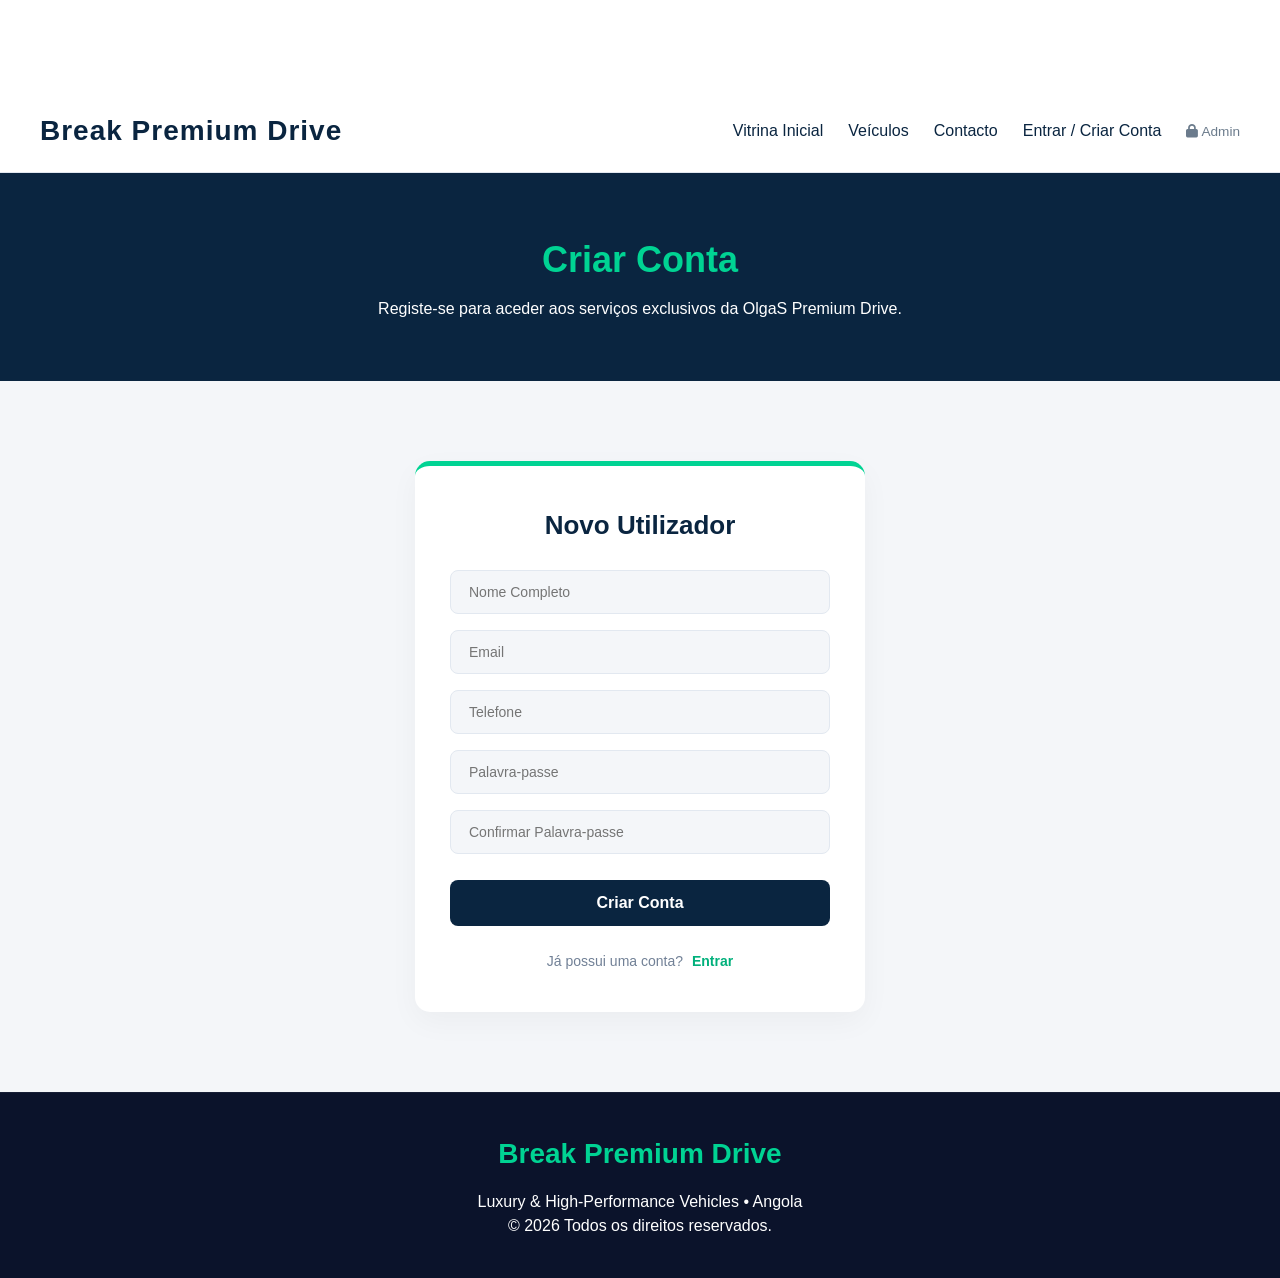
<file: registro.html>
<!DOCTYPE html> 
<html lang="pt">
<head>
    <meta charset="UTF-8"> 
    <meta name="viewport" content="width=device-width, initial-scale=1.0">
    <title>Registo | Break Premium Drive</title>
    <link rel="stylesheet" href="./css/style-copia.css">
    <link rel="stylesheet" href="https://cdnjs.cloudflare.com/ajax/libs/font-awesome/6.4.0/css/all.min.css">
</head>
<body>

<header>
    <div class="logo">Break Premium Drive</div>
    <nav>
        <ul>
            <li><a href="index.html">Vitrina Inicial</a></li>
            <li><a href="catalogo.html">Veículos</a></li>
            <li><a href="contacto.html">Contacto</a></li>
            <li id="menu-auth"><a href="login.html" class="btn-auth">Entrar / Criar Conta</a></li>
            <li><a href="login-admin.html" style="opacity: 0.6; font-size: 0.85rem;"><i class="fa-solid fa-lock"></i> Admin</a></li>
        </ul>
    </nav>
</header>

<section class="page-banner">
    <h1>Criar Conta</h1>
    <p>Registe-se para aceder aos serviços exclusivos da OlgaS Premium Drive.</p>
</section>

<section class="register-wrapper">
    <div class="register-container">
        <h2>Novo Utilizador</h2>
        
        <form id="form-registro-cliente">
            <input type="text" id="reg-nome" placeholder="Nome Completo" required>
            <input type="email" id="reg-email" placeholder="Email" required>
            <input type="tel" id="reg-telefone" placeholder="Telefone" required>
            <input type="password" id="reg-senha" placeholder="Palavra-passe" required>
            <input type="password" id="reg-confirmar-senha" placeholder="Confirmar Palavra-passe" required>
            
            <button type="submit" class="btn-register">Criar Conta</button>
        </form>

        <div class="register-links">
            <p>Já possui uma conta? <a href="login.html">Entrar</a></p>
        </div>
    </div>
</section>

<footer>
    <div class="footer-content">
        <h3>Break Premium Drive</h3>
        <p>Luxury & High-Performance Vehicles • Angola</p>
        <p>© 2026 Todos os direitos reservados.</p>
    </div>
</footer>

<script src="./js/app.js"></script>

<script>
    document.addEventListener("DOMContentLoaded", () => {
        // Verifica se o cliente já está logado ao entrar na página de registo
        const menuAuth = document.getElementById('menu-auth');
        const clienteLogado = JSON.parse(localStorage.getItem("clienteSessao"));
        if (menuAuth && clienteLogado) {
            menuAuth.innerHTML = `<a href="cliente.html" style="color: #b59410;">Olá, ${clienteLogado.nome} 👋</a>`;
        }

        const formRegistro = document.getElementById('form-registro-cliente');
        
        if (formRegistro) {
            formRegistro.addEventListener('submit', (e) => {
                e.preventDefault(); // Impede o recarregamento bruto da página

                const nomeCompleto = document.getElementById('reg-nome').value.trim();
                const email = document.getElementById('reg-email').value.trim();
                const senha = document.getElementById('reg-senha').value;
                const confirmarSenha = document.getElementById('reg-confirmar-senha').value;

                // Validação de correspondência de senha básica
                if (senha !== confirmarSenha) {
                    alert("As palavras-passe introduzidas não coincidem. Por favor, tente novamente.");
                    return;
                }

                // Extrai apenas o primeiro nome para uma saudação elegante (ex: "Carlos")
                const primeiroNome = nomeCompleto.split(" ")[0];

                // Monta o objeto com os dados da sessão do cliente
                const novaSessaoCliente = {
                    nome: primeiroNome,
                    nomeCompleto: nomeCompleto,
                    email: email
                };

                // Cria o estado de Login guardando no localStorage
                localStorage.setItem("clienteSessao", JSON.stringify(novaSessaoCliente));

                alert(`Conta criada com sucesso!\nSeja bem-vindo à Break Premium Drive, ${primeiroNome}.`);

                // FLUXO DE REDIRECIONAMENTO INTELIGENTE
                // Verifica se o cliente foi interrompido quando tentava reservar um veículo específico
                const destinoInterrompido = localStorage.getItem("redirecionarDepoisDoLogin");
                
                if (destinoInterrompido) {
                    localStorage.removeItem("redirecionarDepoisDoLogin"); // Limpa o gatilho antigo
                    window.location.href = destinoInterrompido; // Devolve o cliente diretamente para o carro!
                } else {
                    window.location.href = "admin/cliente.html"; // Fluxo padrão se ele se registou livremente
                }
            });
        }
    });
</script>
</body>
</html>
</file>
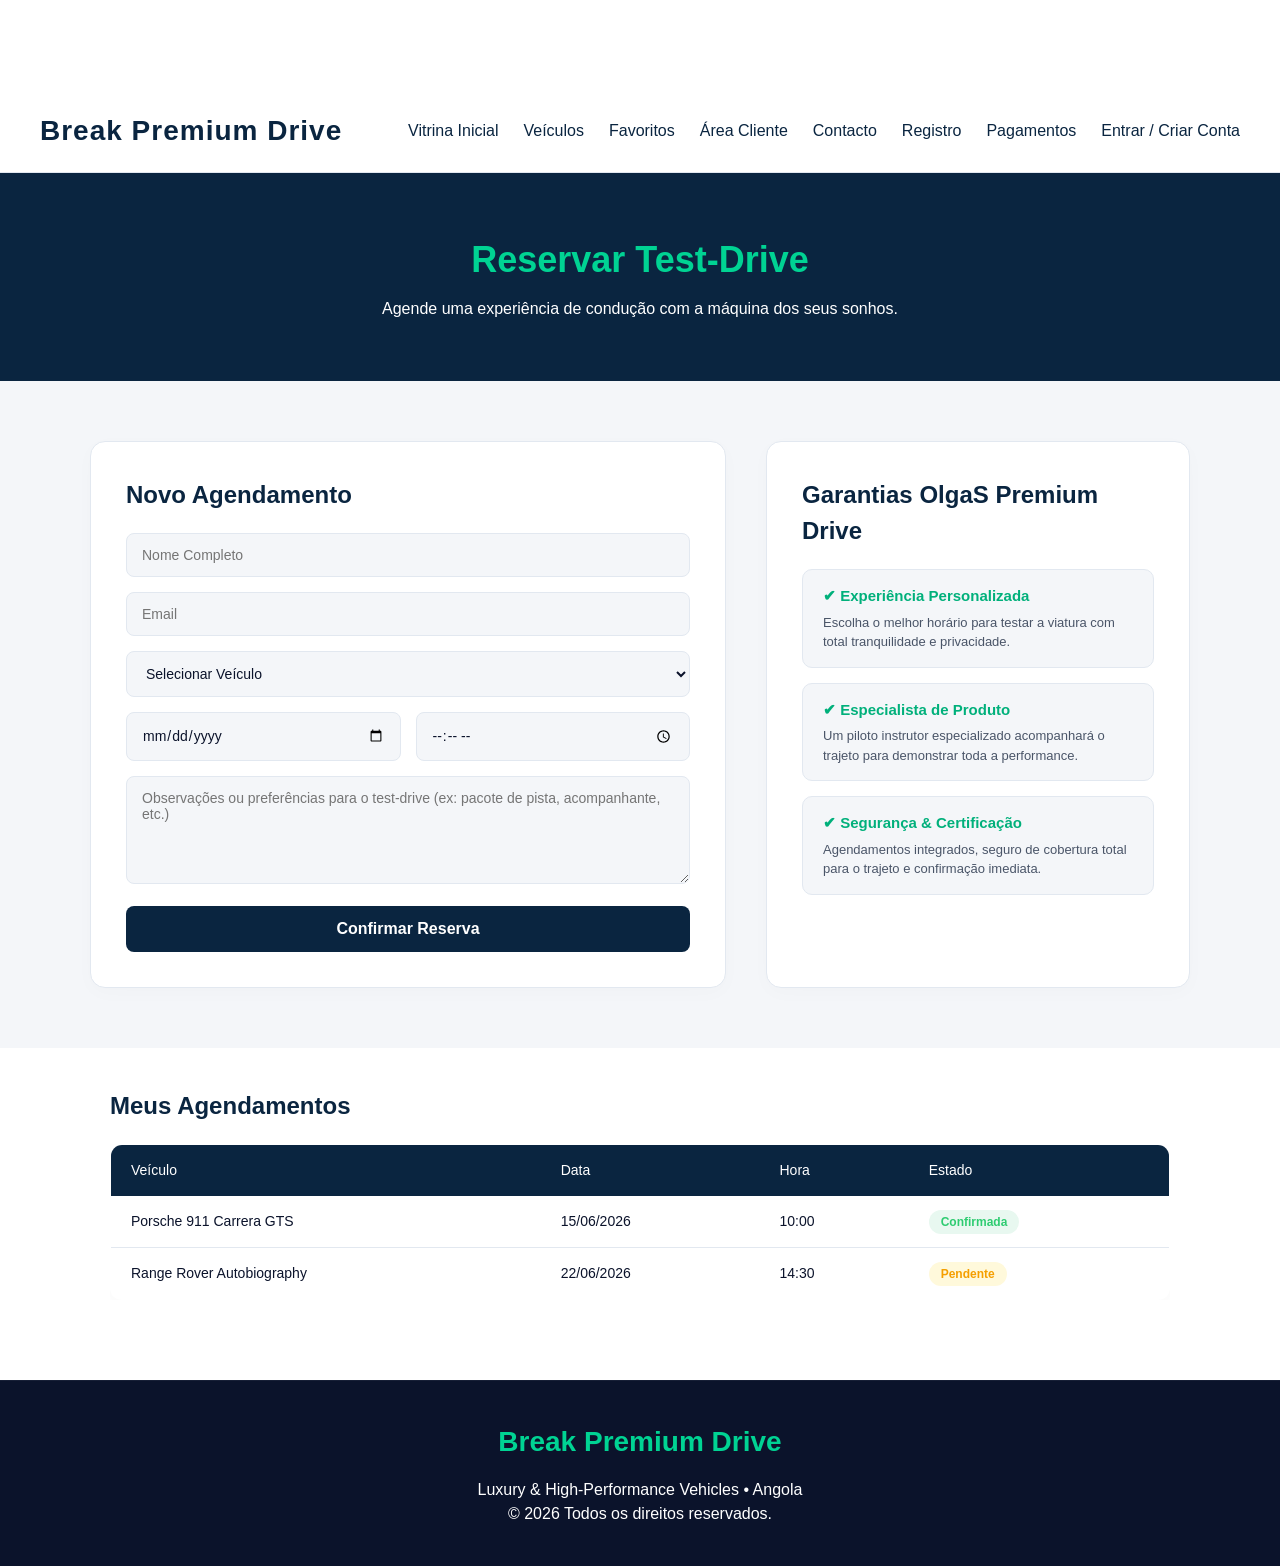
<file: reservas.html>
<!DOCTYPE html> 
<html lang="pt">
<head>
    <meta charset="UTF-8"> 
    <meta name="viewport" content="width=device-width, initial-scale=1.0">
    <title>Reservar Test-Drive | Break Premium Drive</title>
    <link rel="stylesheet" href="./css/style-copia.css">
    <link rel="stylesheet" href="https://cdnjs.cloudflare.com/ajax/libs/font-awesome/6.4.0/css/all.min.css">
</head>
<body>

<header>
    <div class="logo">Break Premium Drive</div>
    <nav>
        <ul>
            <li><a href="index.html">Vitrina Inicial</a></li>
            <li><a href="catalogo.html">Veículos</a></li>
            <li><a href="favoritos.html">Favoritos</a></li>
            <li><a href="admin/cliente.html">Área Cliente</a></li>
            <li><a href="contacto.html">Contacto</a></li>
            <li><a href="registro.html">Registro</a></li>
            <li><a href="pagamento.html">Pagamentos</a></li>
            <li id="menu-auth"><a href="login.html" class="btn-auth">Entrar / Criar Conta</a></li>
        </ul>
    </nav>
</header>

<section class="page-banner">
    <h1>Reservar Test-Drive</h1>
    <p>Agende uma experiência de condução com a máquina dos seus sonhos.</p>
</section>

<section class="reserva-wrapper">
    <div class="reserva-container">
        
        <div class="reserva-formulario">
            <h2>Novo Agendamento</h2>
            <form id="form-nova-reserva">
                <input type="text" id="reserva-nome" placeholder="Nome Completo" required>
                <input type="email" id="reserva-email" placeholder="Email" required>
                
                <select id="reserva-veiculo" required>
                    <option value="">Selecionar Veículo</option>
                    <option value="Porsche 911 Carrera GTS">Porsche 911 Carrera GTS</option>
                    <option value="Range Rover Autobiography">Range Rover Autobiography</option>
                    <option value="Mercedes-AMG GT">Mercedes-AMG GT</option>
                    <option value="BMW M760Li V12">BMW M760Li V12</option>
                </select>
                
                <div style="display: flex; gap: 15px;">
                    <input type="date" id="reserva-data" style="flex: 1;" required>
                    <input type="time" id="reserva-hora" style="flex: 1;" required>
                </div>
                
                <textarea id="reserva-obs" rows="5" placeholder="Observações ou preferências para o test-drive (ex: pacote de pista, acompanhante, etc.)"></textarea>
                <button type="submit" class="btn-reserva">Confirmar Reserva</button>
            </form>
        </div>

        <div class="reserva-info">
            <h2>Garantias OlgaS Premium Drive</h2>
            
            <div class="info-card">
                <h3>✔ Experiência Personalizada</h3>
                <p>Escolha o melhor horário para testar a viatura com total tranquilidade e privacidade.</p>
            </div>
            
            <div class="info-card">
                <h3>✔ Especialista de Produto</h3>
                <p>Um piloto instrutor especializado acompanhará o trajeto para demonstrar toda a performance.</p>
            </div>
            
            <div class="info-card">
                <h3>✔ Segurança & Certificação</h3>
                <p>Agendamentos integrados, seguro de cobertura total para o trajeto e confirmação imediata.</p>
            </div>
        </div>

    </div>
</section>

<section class="historico-reservas">
    <h2>Meus Agendamentos</h2>
    <div style="overflow-x: auto;">
        <table class="tabela-reservas">
            <thead>
                <tr>
                    <th>Veículo</th>
                    <th>Data</th>
                    <th>Hora</th>
                    <th>Estado</th>
                </tr>
            </thead>
            <tbody id="tabela-reservas-corpo">
            </tbody>
        </table>
    </div>
</section>

<footer>
    <div class="footer-content">
        <h3>Break Premium Drive</h3>
        <p>Luxury & High-Performance Vehicles • Angola</p>
        <p>© 2026 Todos os direitos reservados.</p>
    </div>
</footer>

<script src="js/carros-dados.js"></script>
<script src="js/app.js"></script>

<script>
    document.addEventListener("DOMContentLoaded", () => {
        // 1. Controlo e Validação de Sessão do Cliente
        const clienteLogado = JSON.parse(localStorage.getItem("clienteSessao"));
        const menuAuth = document.getElementById('menu-auth');

        if (clienteLogado) {
            if (menuAuth) {
                menuAuth.innerHTML = `<a href="admin/cliente.html" style="color: #b59410;">Olá, ${clienteLogado.nome} 👋</a>`;
            }
            // Autopreenche e protege os dados do utilizador ativo
            document.getElementById('reserva-nome').value = clienteLogado.nomeCompleto || clienteLogado.nome;
            document.getElementById('reserva-email').value = clienteLogado.email;
            document.getElementById('reserva-nome').readOnly = true;
            document.getElementById('reserva-email').readOnly = true;
            document.getElementById('reserva-nome').style.background = "#eeeeee";
            document.getElementById('reserva-email').style.background = "#eeeeee";
        }

        // 2. Detetar ID do veículo vindo da URL para pré-seleção
        const params = new URLSearchParams(window.location.search);
        const idCarro = parseInt(params.get('id'));
        const selectVeiculo = document.getElementById('reserva-veiculo');

        if (idCarro && selectVeiculo) {
            const listaCarros = JSON.parse(localStorage.getItem("bancoCarros")) || window.bancoCarros || [];
            const carroSelecionado = listaCarros.find(item => item.id === idCarro);
            
            if (carroSelecionado) {
                // Procura se o veículo já existe nas opções do select
                let opcaoExiste = false;
                for (let i = 0; i < selectVeiculo.options.length; i++) {
                    if (selectVeiculo.options[i].value === carroSelecionado.nome) {
                        selectVeiculo.selectedIndex = i;
                        opcaoExiste = true;
                        break;
                    }
                }
                // Se for uma viatura nova inserida no inventário, adiciona dinamicamente no select
                if (!opcaoExiste) {
                    const novaOpcao = document.createElement("option");
                    novaOpcao.value = carroSelecionado.nome;
                    novaOpcao.text = carroSelecionado.nome;
                    selectVeiculo.add(novaOpcao);
                    selectVeiculo.value = carroSelecionado.nome;
                }
            }
        }

        // 3. Renderizar Histórico Dinâmico de Reservas
        const renderizarReservas = () => {
            const tabelaCorpo = document.getElementById('tabela-reservas-corpo');
            if (!tabelaCorpo) return;

            // Carrega reservas guardadas locais ou define uma lista base padrão
            let reservas = JSON.parse(localStorage.getItem("listaReservas")) || [
                { veiculo: "Porsche 911 Carrera GTS", data: "15/06/2026", hora: "10:00", estado: "Confirmada" },
                { veiculo: "Range Rover Autobiography", data: "22/06/2026", hora: "14:30", estado: "Pendente" }
            ];

            tabelaCorpo.innerHTML = reservas.map(res => {
                const classeBadge = res.estado.toLowerCase() === 'confirmada' ? 'badge-confirmada' : 'badge-pendente';
                return `
                    <tr>
                        <td>${res.veiculo || res.imovel}</td>
                        <td>${res.data}</td>
                        <td>${res.hora}</td>
                        <td><span class="badge ${classeBadge}">${res.estado}</span></td>
                    </tr>
                `;
            }).join('');
        };

        renderizarReservas();

        // 4. Capturar Envio de Nova Reserva
        const formReserva = document.getElementById('form-nova-reserva');
        if (formReserva) {
            formReserva.addEventListener('submit', (e) => {
                e.preventDefault();

                const veiculoNome = selectVeiculo.value;
                const dataRaw = document.getElementById('reserva-data').value;
                const horaValue = document.getElementById('reserva-hora').value;

                // Formatar data de YYYY-MM-DD para DD/MM/YYYY
                const dataFormatada = dataRaw.split('-').reverse().join('/');

                const novaReserva = {
                    veiculo: veiculoNome,
                    data: dataFormatada,
                    hora: horaValue,
                    estado: "Pendente"
                };

                // Guardar no histórico local
                let reservasAtuais = JSON.parse(localStorage.getItem("listaReservas")) || [
                    { veiculo: "Porsche 911 Carrera GTS", data: "15/06/2026", hora: "10:00", estado: "Confirmada" },
                    { veiculo: "Range Rover Autobiography", data: "22/06/2026", hora: "14:30", estado: "Pendente" }
                ];

                reservasAtuais.unshift(novaReserva); // Adiciona no topo
                localStorage.setItem("listaReservas", JSON.stringify(reservasAtuais));

                alert('Test-Drive agendado com sucesso!\nRedirecionando para a taxa de confirmação de reserva...');
                window.location.href = 'pagamento.html';
            });
        }
    });
</script>
</body>
</html>
</file>
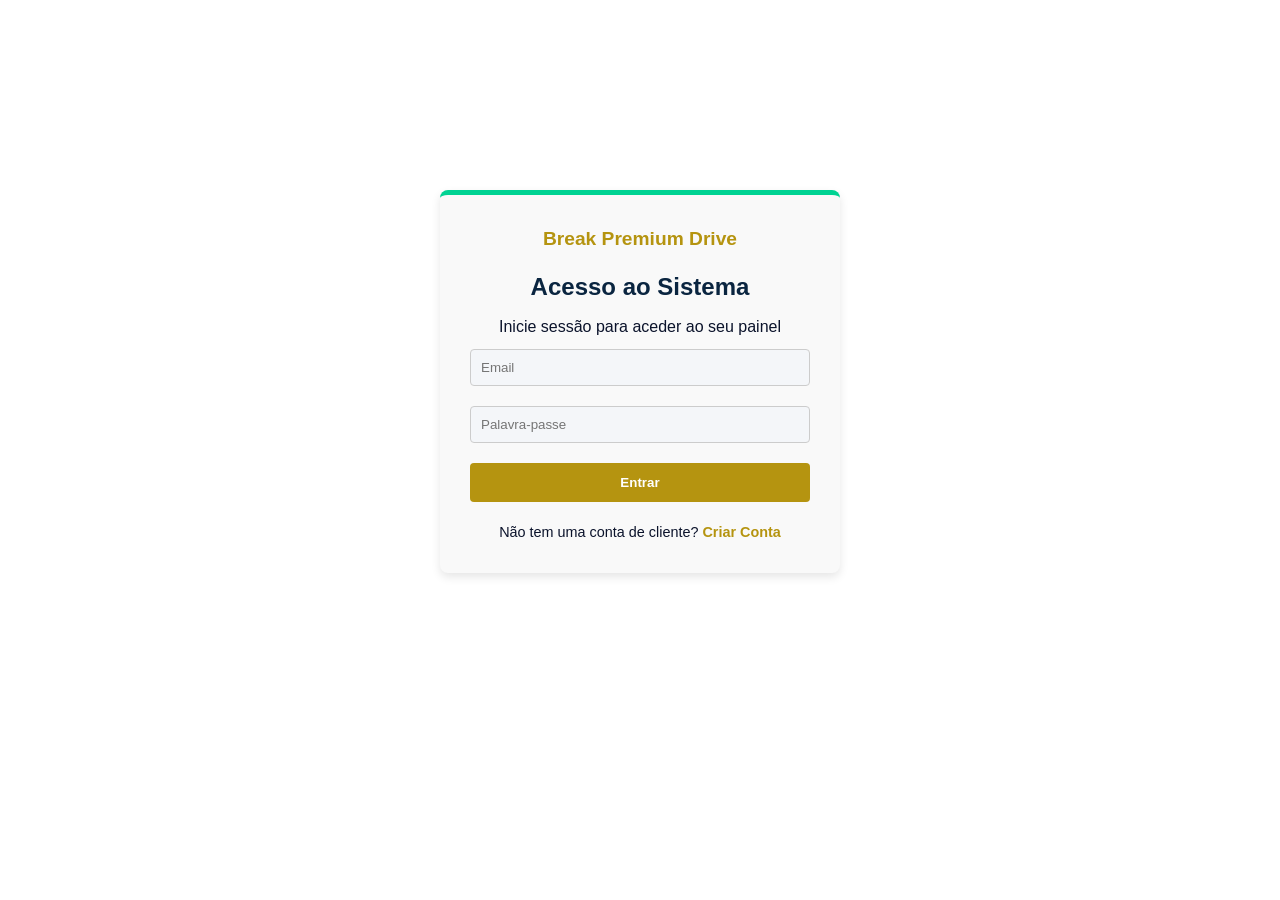
<file: admin/cliente.html>
<!DOCTYPE html> 
<html lang="pt">
<head>
    <meta charset="UTF-8"> 
    <meta name="viewport" content="width=device-width, initial-scale=1.0">
    <title>Área do Cliente | Break Premium Drive</title>
    <link rel="stylesheet" href="../css/style-copia.css">
</head>
<body>

<header>
    <div class="logo">Break Premium Drive</div>
    <nav>
        <ul>
            <li><a href="../catalogo.html">Veículos</a></li>
            <li><a href="../favoritos.html">Favoritos</a></li>
            <li><a href="../contacto.html">Contacto</a></li>
            <li><a href="../reservas.html">Reservas</a></li>
            <li><a href="../chat.html">Chat</a></li>
            <li><a href="../pagamento.html">Pagamentos</a></li>
            <li><a href="cliente.html">Área Cliente</a></li>
            <li><a href="#" id="btn-logout" style="color: #e74c3c; font-weight: bold;">Sair</a></li>
        </ul>
    </nav>
</header>

<section class="page-banner">
    <h1>Área do Cliente</h1>
    <p>Gerencie os seus veículos, test-drives agendados e informações pessoais.</p>
</section>

<section class="cliente-wrapper">
    <div class="cliente-dashboard">
        
        <div class="cliente-perfil">
            <img src="https://cdn-icons-png.flaticon.com/512/3135/3135715.png" alt="Cliente">
            <h2 id="perfil-nome-cliente">Carregando...</h2>
            <span class="badge-premium">Cliente Premium</span>
        </div>
        
        <div class="cliente-cards">
            <div class="cliente-card">
                <h3>Favoritos</h3>
                <p>Garagem de Desejos</p>
                <a href="../favoritos.html" class="btn-cliente-link">Ver Favoritos</a>
            </div>
            
            <div class="cliente-card">
                <h3>Reservas</h3>
                <p>Test-Drives Agendados</p>
                <a href="../reservas.html" class="btn-cliente-link">Ver Reservas</a>
            </div>
            
            <div class="cliente-card">
                <h3>Pagamentos</h3>
                <p>Histórico de Transações</p>
                <a href="../pagamento.html" class="btn-cliente-link">Ver Pagamentos</a>
            </div>
            
            <div class="cliente-card">
                <h3>Catálogo</h3>
                <p>Explorar Novas Máquinas</p>
                <a href="../catalogo.html" class="btn-cliente-link">Ver Veículos</a>
            </div>
        </div>
        
    </div>
</section>

<section class="historico-section">
    <h2>Últimas Atividades</h2>
    <div style="overflow-x: auto;">
        <table class="tabela-cliente">
            <thead>
                <tr>
                    <th>Data</th>
                    <th>Atividade</th>
                    <th>Estado</th>
                </tr>
            </thead>
            <tbody id="tabela-atividades-corpo">
                <tr>
                    <td>14/06/2026</td>
                    <td>Sessão Iniciada no Painel</td>
                    <td><span class="badge-status-ok" style="background: #2ecc71; color: white; padding: 4px 8px; border-radius: 4px; font-size: 0.85rem;">Ativo</span></td>
                </tr>
            </tbody>
        </table>
    </div>
</section>

<footer>
    <div class="footer-content">
        <h3>Break Premium Drive</h3>
        <p>Luxury & High-Performance Vehicles • Angola</p>
        <p>© 2026 Todos os direitos reservados.</p>
    </div>
</footer>

<script src="../js/app.js"></script>

<script>
    document.addEventListener("DOMContentLoaded", () => {
        // 1. Verificar e recuperar a sessão do cliente autenticado
        const clienteLogado = JSON.parse(localStorage.getItem("clienteSessao"));

        // Proteção de Rota: Se não houver cliente logado, barra o acesso e redireciona
        if (!clienteLogado) {
            alert("Acesso restrito. Por favor, faça login para aceder à sua Área de Cliente.");
            window.location.href = "../login.html";
            return;
        }

        // 2. Injetar o nome real do utilizador registado/logado no perfil
        const campoNome = document.getElementById("perfil-nome-cliente");
        if (campoNome) {
            campoNome.innerText = clienteLogado.nomeCompleto || clienteLogado.nome;
        }

        // 3. Tornar o histórico interativo e integrado aos favoritos do stand
        const favoritosGuardados = JSON.parse(localStorage.getItem("favoritos")) || [];
        const tabelaCorpo = document.getElementById("tabela-atividades-corpo");

        if (tabelaCorpo && favoritosGuardados.length > 0) {
            // Adiciona dinamicamente no topo da tabela os veículos favoritados recentemente
            favoritosGuardados.forEach(nomeCarro => {
                const novaLinha = document.createElement("tr");
                novaLinha.innerHTML = `
                    <td>Hoje</td>
                    <td>Adicionou "${nomeCarro}" aos Favoritos</td>
                    <td><span class="badge-status-ok" style="background: #b59410; color: white; padding: 4px 8px; border-radius: 4px; font-size: 0.85rem;">Guardado</span></td>
                `;
                tabelaCorpo.insertBefore(novaLinha, tabelaCorpo.firstChild);
            });
        }

        // 4. Configuração do Botão "Sair" (Logout)
        const btnLogout = document.getElementById("btn-logout");
        if (btnLogout) {
            btnLogout.addEventListener("click", (e) => {
                e.preventDefault();
                
                if (confirm("Deseja realmente terminar a sua sessão na OlgaS Premium Drive?")) {
                    localStorage.removeItem("clienteSessao");
                    alert("Sessão terminada com sucesso.");
                    window.location.href = "../index4.html";
                }
            });
        }
    });
</script>
</body>
</html>
</file>
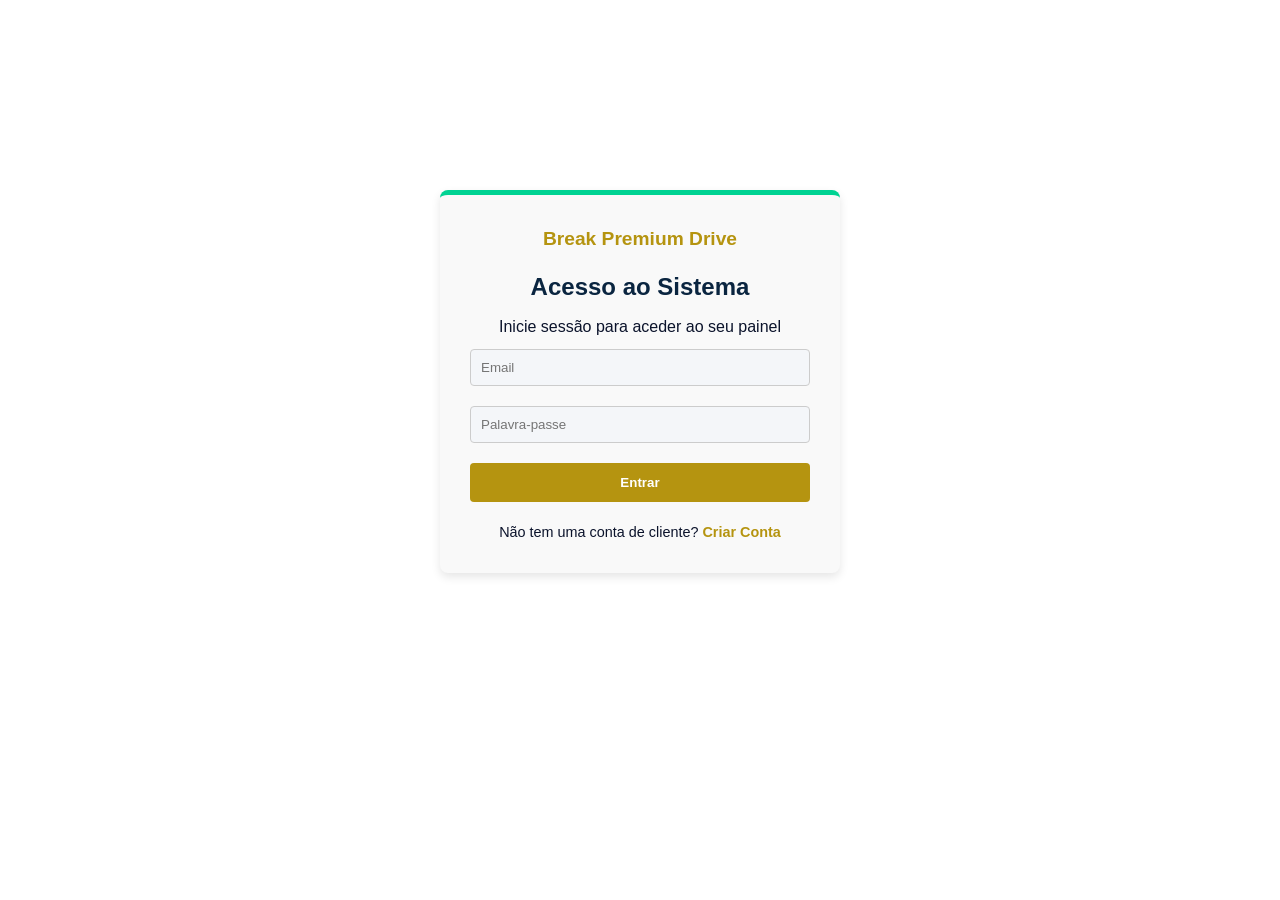
<file: admin/dashboard.html>
<!DOCTYPE html>
<html lang="pt">
<head>
    <meta charset="UTF-8">
    <meta name="viewport" content="width=device-width, initial-scale=1.0">
    <title>Painel Administrativo | Break Premium Drive</title>
    <link rel="stylesheet" href="../css/style-copia.css">
    
    <script>
        // Validação de segurança antes de renderizar a página
        if (sessionStorage.getItem("adminAutenticado") !== "true") {
            alert("Acesso negado! Por favor, faça login primeiro.");
            window.location.href = "../login.html";
        }
    </script>
</head>
<body class="admin-body">

    <header>
        <div class="logo">Break Admin Panel</div>
        <nav>
            <ul>
                <li><a href="dashboard.html">Dashboard</a></li>
                <li><a href="chat.html">Chat</a></li>
                <li><a href="#" onclick="logoutAdmin()" style="color: #e74c3c; font-weight: bold;">Sair</a></li>
            </ul>
        </nav>
    </header>

    <main class="admin-main">
        <h2>Gestão de Frota Premium</h2>
        
        <section class="admin-form-box">
            <h3 id="form-titulo">Adicionar Novo Veículo</h3>
            <form id="form-cadastro">
                
                <div class="form-group">
                    <label for="admin-nome">Modelo do Veículo:</label>
                    <input type="text" id="admin-nome" required placeholder="Ex: Porsche 911 Carrera GTS">
                </div>
                
                <div class="form-group">
                    <label for="admin-tipo">Categoria:</label>
                    <select id="admin-tipo">
                        <option value="superdesportivo">Superdesportivo</option>
                        <option value="suv">SUV de Luxo</option>
                        <option value="sedan">Sedan Executivo</option>
                        <option value="hipercarro">Hipercarro</option>
                    </select>
                </div>
                
                <div class="form-group">
                    <label for="admin-localizacao">Showroom / Localização:</label>
                    <input type="text" id="admin-localizacao" required placeholder="Ex: Talatona, Luanda">
                </div>

                <div class="form-group">
                    <label for="admin-preco">Preço (Kz):</label>
                    <input type="number" id="admin-preco" required placeholder="Ex: 250000000">
                </div>
                
                <div class="form-group">
                    <label for="admin-img">URL da Imagem:</label>
                    <input type="url" id="admin-img" required placeholder="Link de uma foto do veículo">
                </div>

                <div style="display: grid; grid-template-columns: repeat(auto-fit, minmax(150px, 1fr)); gap: 15px; margin-top: 15px;">
                    <div class="form-group">
                        <label for="admin-potencia">Potência (cv):</label>
                        <input type="number" id="admin-potencia" min="0" placeholder="Ex: 480">
                    </div>
                    
                    <div class="form-group">
                        <label for="admin-ano">Ano de Fabrico:</label>
                        <input type="number" id="admin-ano" min="1900" max="2027" placeholder="Ex: 2025">
                    </div>
                    
                    <div class="form-group">
                        <label for="admin-transmissao">Transmissão:</label>
                        <select id="admin-transmissao">
                            <option value="Automatica">Automática</option>
                            <option value="Manual">Manual</option>
                            <option value="Sequencial">Sequencial</option>
                        </select>
                    </div>
                    
                    <div class="form-group">
                        <label for="admin-combustivel">Combustível:</label>
                        <select id="admin-combustivel">
                            <option value="Gasolina">Gasolina</option>
                            <option value="Hibrido">Híbrido</option>
                            <option value="Eletrico">Elétrico</option>
                        </select>
                    </div>
                </div>

                <div style="display: flex; gap: 30px; margin: 20px 0; padding: 10px; background: rgba(197, 160, 89, 0.05); border-radius: 6px;">
                    <div style="display: flex; align-items: center; gap: 8px; cursor: pointer;">
                        <input type="checkbox" id="admin-garantia" style="width: auto; cursor: pointer;">
                        <label for="admin-garantia" style="margin: 0; cursor: pointer; font-weight: 500;">Garantia de Fábrica</label>
                    </div>
                    
                    <div style="display: flex; align-items: center; gap: 8px; cursor: pointer;">
                        <input type="checkbox" id="admin-pack-desportivo" style="width: auto; cursor: pointer;">
                        <label for="admin-pack-desportivo" style="margin: 0; cursor: pointer; font-weight: 500;">Pack Desportivo Premium</label>
                    </div>
                </div>

                <button type="submit" id="btn-submeter-form" class="btn-admin-submit">Cadastrar Viatura</button>
            </form>
        </section>

        <section class="admin-table-box">
            <h3>Veículos no Sistema</h3>
            <div style="overflow-x: auto;">
                <table class="tabela-admin">
                    <thead>
                        <tr>
                            <th>ID</th>
                            <th>Modelo</th>
                            <th>Categoria</th>
                            <th>Localização</th>
                            <th>Preço</th>
                            <th>Ações</th>
                        </tr>
                    </thead>
                    <tbody id="tabela-admin-imoveis">
                    </tbody>
                </table>
            </div>
        </section>
    </main>

    <script src="../js/carros-dados.js"></script>
    <script src="admin.js"></script>
</body>
</html>
</file>
<file: css/style-copia.css>
/* ==========================================================================
   VARIÁVEIS GLOBAIS E CONFIGURAÇÕES BASE - ESTILO CLEAN PREMIUM
   ========================================================================== */
:root {
    --black: #0B132B;           /* Azul-escuro quase preto */
    --dark-blue: #0A2540;       /* Azul marinho profundo corporativo */
    --white: #FFFFFF;           /* Fundo totalmente limpo */
    --gray: #F4F6F9;            /* Cinza ultra-claro suave */
    --border-color: #E2E8F0;    /* Bordas sutis */

    /* Cores de Ação */
    --brand-green: #00D393;     /* Verde-turquesa vibrante para botões */
    --brand-green-hover: #00B07B; 
}

* {
    margin: 0;
    padding: 0;
    box-sizing: border-box;
}

html {
    scroll-behavior: smooth;
}

body {
    font-family: 'Poppins', sans-serif;
    background: var(--white);
    color: var(--black);
    padding-top: 90px;
    line-height: 1.5;
}

.container {
    width: min(1200px, 100% - 32px);
    margin-inline: auto;
}

html { 
    font-size: 16px;
}

img {
    max-width: 100%;
    display: block;
}

/* ==========================================================================
   HEADER & NAVEGAÇÃO
   ========================================================================== */
header {
    background-color: var(--white);
    padding: 20px 40px;
    display: flex;
    justify-content: space-between; 
    align-items: center; 
    position: sticky;
    top: 0;
    z-index: 1000;
    border-bottom: 1px solid var(--border-color);
}

header nav ul {
    display: flex;
    gap: 25px; 
    list-style: none;
    margin: 0;
    padding: 0;
}

.logo {
    font-size: 28px;
    font-weight: 700;
    color: var(--dark-blue);
    letter-spacing: 1px;
}

nav ul {
    display: flex;
    list-style: none;
    gap: 30px;
}

nav a {
    text-decoration: none;
    color: var(--dark-blue);
    font-weight: 500;
    transition: .3s;
}

nav a:hover {
    color: var(--brand-green);
}

/* ==========================================================================
   HERO SECTION (Restaurada a mesma lógica de renderização do original)
   ========================================================================== */
.hero {
    height: 90vh;
    /* Mantido o gradiente em linha única diretamente na propriedade background igual ao seu original */
    background: linear-gradient(rgba(10, 37, 64, 0.45), rgba(11, 19, 43, 0.65)), url("https://images.unsplash.com/photo-1608341089966-92c09e62214f");
    background-size: cover;
    background-position: center;
    display: flex;
    justify-content: center;
    align-items: center;
    text-align: center;
    padding: 20px;
}

.hero-overlay {
    max-width: 900px;
    width: 100%;
}

.hero h1 {
    font-size: 55px;
    color: var(--white);
    text-shadow: 0 2px 10px rgba(0, 0, 0, 0.3);
    margin-bottom: 10px;
}

.hero p {
    font-size: 20px;
    color: var(--white);
    text-shadow: 0 1px 5px rgba(0, 0, 0, 0.3);
    margin-bottom: 30px;
}

/* Barra de Pesquisa */
.trivago-search-bar {
    background: var(--white);
    padding: 25px;
    border-radius: 15px;
    border: 1px solid var(--border-color);
    max-width: 850px;
    margin: 0 auto;
    box-shadow: 0 20px 40px rgba(10, 37, 64, 0.08);
}

.trivago-search-bar form {
    display: flex;
    gap: 20px;
    align-items: flex-end;
    flex-wrap: wrap;
}

.search-field {
    flex: 1;
    min-width: 180px;
    text-align: left;
}

.search-field label {
    display: block;
    color: var(--dark-blue);
    font-size: 13px;
    font-weight: 600;
    margin-bottom: 8px;
    text-transform: uppercase;
    letter-spacing: 0.5px;
}

.search-field select {
    width: 100%;
    padding: 12px;
    background: var(--gray);
    border: 1px solid var(--border-color);
    color: var(--black);
    border-radius: 8px;
    font-family: 'Poppins', sans-serif;
    outline: none;
}

.btn-search {
    padding: 14px 30px;
    background: var(--brand-green);
    color: var(--dark-blue);
    border: none;
    border-radius: 8px;
    font-weight: 700;
    cursor: pointer;
    font-family: 'Poppins', sans-serif;
    transition: 0.3s;
}

.btn-search:hover {
    background: var(--brand-green-hover);
    color: var(--white);
    transform: translateY(-2px);
}

/* ==========================================================================
   VITRINE DE CARROS (Restaurada a propriedade original das imagens)
   ========================================================================== */
.page-banner {
    background: var(--dark-blue);
    padding: 60px 20px;
    text-align: center;
    color: white;
}

.page-banner h1 {
    color: var(--brand-green);
    font-size: 36px;
    margin-bottom: 10px;
}

.search-area {
    display: flex;
    justify-content: center;
    align-items: center;
    gap: 15px;
    padding: 40px 20px;
    background: var(--white);
    box-shadow: 0 4px 10px rgba(0,0,0,0.05);
}

.search-area input, .search-area select {
    padding: 12px 20px;
    border: 1px solid var(--border-color);
    background-color: var(--gray);
    border-radius: 8px;
    font-family: 'Poppins', sans-serif;
    font-size: 16px;
    outline: none;
    color: var(--black);
}

.search-area input { width: 350px; }

.search-area button {
    padding: 12px 30px;
    background: var(--dark-blue);
    color: var(--white);
    border: none;
    border-radius: 8px;
    cursor: pointer;
    font-weight: 600;
    transition: 0.3s;
}

.search-area button:hover {
    background: var(--brand-green);
    color: var(--dark-blue);
}

.featured {
    padding: 80px;
    background: var(--gray);
}

.featured h2 {
    text-align: center;
    font-size: 42px;
    margin-bottom: 50px;
    color: var(--dark-blue);
}

.featured-grid {
    display: grid;
    grid-template-columns: repeat(auto-fit, minmax(320px, 1fr));
    gap: 35px;
}

.featured-card {
    background: var(--white);
    border-radius: 20px;
    overflow: hidden;
    box-shadow: 0 10px 30px rgba(10,37,64,0.04);
    border: 1px solid var(--border-color);
    transition: .3s;
    display: flex;
    flex-direction: column;
    justify-content: space-between;
    padding-bottom: 20px;
}

.featured-card:hover {
    transform: translateY(-8px);
    box-shadow: 0 15px 35px rgba(10,37,64,0.08);
}

/* RETORNADO EXATAMENTE AO SEU SELETOR ORIGINAL DE IMAGEM */
.featured-card img {
    width: 100%;
    display: block;
}

.featured-card h3 {
    padding: 20px 20px 5px;
    color: var(--dark-blue);
}

.featured-card p {
    padding: 0 20px 10px;
    font-weight: 600;
    color: var(--brand-green-hover);
    font-size: 18px;
}

.featured-card a {
    display: block;
    margin: 0 20px;
    padding: 12px;
    background: var(--dark-blue);
    color: var(--white);
    text-align: center;
    text-decoration: none;
    border-radius: 10px;
    font-weight: 500;
    transition: 0.3s;
}

.featured-card a:hover {
    background: var(--brand-green);
    color: var(--dark-blue);
}

/* ==========================================================================
   DEMAIS SEÇÕES (Mantidas idênticas ao original com as novas variáveis)
   ========================================================================== */
.login-container {
    max-width: 400px;
    margin: 100px auto;
    padding: 40px 30px;
    background: var(--white);
    border-radius: 15px;
    box-shadow: 0 10px 30px rgba(10,37,64,0.05);
    text-align: center;
    border-top: 5px solid var(--brand-green);
}

.login-container h2 {
    color: var(--dark-blue);
    margin-bottom: 10px;
}

.login-container input {
    width: 100%;
    padding: 12px;
    margin: 15px 0;
    border: 1px solid var(--border-color);
    background-color: var(--gray);
    color: var(--black);
    border-radius: 8px;
    font-family: 'Poppins', sans-serif;
}

.btn-login {
    width: 100%;
    padding: 14px;
    background: var(--dark-blue);
    color: var(--white);
    border: none;
    font-weight: bold;
    border-radius: 8px;
    cursor: pointer;
    transition: 0.3s;
}

.btn-login:hover {
    background: var(--brand-green);
    color: var(--dark-blue);
}

.stats {
    padding: 80px;
    background: var(--white);
    display: grid;
    grid-template-columns: repeat(auto-fit, minmax(220px, 1fr));
    gap: 30px;
}

.stat-card {
    background: #E8F8F5; 
    padding: 35px;
    text-align: center;
    border-radius: 20px;
    box-shadow: 0 5px 20px rgba(10,37,64,0.02);
    transition: .3s;
}

.stat-card:hover { transform: translateY(-6px); }

.stat-card h2 {
    font-size: 42px;
    color: var(--brand-green-hover);
    margin-bottom: 10px;
}

.stat-card p { color: #556B83; }

.why-us {
    padding: 100px 80px;
    background: var(--white);
}

.why-us h2 {
    text-align: center;
    font-size: 42px;
    color: var(--dark-blue);
    margin-bottom: 50px;
}

.why-grid {
    display: grid;
    grid-template-columns: repeat(auto-fit, minmax(250px, 1fr));
    gap: 30px;
}

.why-grid div {
    padding: 35px;
    background: var(--gray);
    border-radius: 20px;
    text-align: center;
}

.why-grid h3 {
    color: var(--dark-blue);
    margin-bottom: 15px;
}

.cta {
    padding: 100px 20px;
    text-align: center;
    background: linear-gradient(135deg, var(--black), var(--dark-blue));
}

.cta h2 {
    font-size: 48px;
    color: var(--white);
    margin-bottom: 20px;
}

.cta p {
    color: var(--border-color);
    font-size: 20px;
    margin-bottom: 30px;
}

footer {
    background: var(--black);
    padding: 40px;
    text-align: center;
    color: var(--white);
    border-top: 1px solid rgba(255,255,255,0.05);
}

.footer-content h3 {
    color: var(--brand-green);
    margin-bottom: 15px;
    font-size: 28px;
}

#modal-comparador table {
    border: 1px solid var(--border-color);
    font-family: 'Poppins', sans-serif;
}

#modal-comparador th {
    background: var(--dark-blue);
    color: var(--white);
    font-weight: 600;
}

#modal-comparador td {
    border: 1px solid var(--border-color);
    color: var(--black);
    background: var(--white);
}

@media(max-width:900px){
    .container { width: 100%; padding-inline: 0; }
    header {
        flex-direction: column;
        gap: 20px;
        padding: 20px;
    }
    nav ul {
        flex-wrap: wrap;
        justify-content: center;
    }
    .hero h1 { font-size: 45px; }
    .hero p { font-size: 18px; }
    .featured, .why-us { padding: 70px 20px; }
    .stats { padding: 50px 20px; }
    .trivago-search-bar form { flex-direction: column; align-items: stretch; }
    .search-area { flex-direction: column; }
    .search-area input { width: 100%; }
}

@media(max-width:600px){
    .hero h1 { font-size: 35px; }
    .logo { font-size: 22px; }
    nav ul { gap: 15px; }
}

/* ==========================================================================
   CHAT, CONTACTO, DETALHES, FAVORITOS, PAGAMENTOS, REGISTO, RESERVAS, ADMIN
   ========================================================================== */
.chat-wrapper { padding: 60px 20px; background: var(--gray); display: flex; justify-content: center; }
.chat-container { width: 100%; max-width: 800px; background: var(--white); border-radius: 20px; box-shadow: 0 10px 30px rgba(0,0,0,0.05); overflow: hidden; display: grid; grid-template-columns: 250px 1fr; height: 550px; }
.consultor-info { background: var(--dark-blue); color: var(--white); padding: 30px 20px; text-align: center; display: flex; flex-direction: column; align-items: center; justify-content: center; border-right: 1px solid rgba(255,255,255,0.1); }
.consultor-info img { width: 80px; height: 80px; background: var(--white); border-radius: 50%; padding: 5px; margin-bottom: 15px; }
.consultor-info h2 { font-size: 18px; color: var(--brand-green); margin-bottom: 5px; }
.status-online { font-size: 13px; color: #2ecc71; font-weight: 500; }
.chat-box { display: flex; flex-direction: column; background: #f5f7fb; }
.chat-messages { flex: 1; padding: 25px; overflow-y: auto; display: flex; flex-direction: column; gap: 15px; }
.message { max-width: 70%; padding: 12px 18px; border-radius: 15px; font-size: 14px; line-height: 1.5; }
.message.received { background: var(--white); color: var(--black); align-self: flex-start; border-bottom-left-radius: 2px; box-shadow: 0 2px 5px rgba(0,0,0,0.05); }
.message.sent { background: var(--brand-green); color: var(--dark-blue); align-self: flex-end; border-bottom-right-radius: 2px; font-weight: 500; }
.chat-input { padding: 20px; background: var(--white); display: flex; gap: 10px; border-top: 1px solid var(--border-color); }
.chat-input input { flex: 1; padding: 12px 20px; border: 1px solid var(--border-color); background-color: var(--gray); color: var(--black); border-radius: 30px; font-family: 'Poppins', sans-serif; outline: none; font-size: 14px; }
.chat-input button { padding: 12px 25px; background: var(--dark-blue); color: var(--white); border: none; border-radius: 30px; font-weight: 600; cursor: pointer; transition: 0.3s; }
.chat-input button:hover { background: var(--brand-green); color: var(--dark-blue); }

@media(max-width: 768px) {
    .chat-container { grid-template-columns: 1fr; height: 600px; }
    .consultor-info { padding: 15px; flex-direction: row; gap: 15px; height: auto; }
    .consultor-info img { width: 50px; height: 50px; margin-bottom: 0; }
}

.contacto-wrapper { padding: 80px 20px; background: var(--white); display: flex; justify-content: center; }
.contacto-container { width: 100%; max-width: 1100px; display: grid; grid-template-columns: 1fr 1fr; gap: 50px; }
.contacto-form h2, .contacto-info h2 { font-size: 28px; color: var(--dark-blue); margin-bottom: 25px; position: relative; }
.contacto-form form { display: flex; flex-direction: column; gap: 15px; }
.contacto-form input, .contacto-form select, .contacto-form textarea { width: 100%; padding: 14px; border: 1px solid var(--border-color); background: var(--gray); color: var(--black); border-radius: 8px; font-family: 'Poppins', sans-serif; font-size: 15px; outline: none; }
.contacto-form input:focus, .contacto-form select:focus, .contacto-form textarea:focus { border-color: var(--brand-green); background: var(--white); }
.contacto-form button { padding: 14px; background: var(--dark-blue); color: var(--white); border: none; border-radius: 8px; font-weight: 600; font-size: 16px; cursor: pointer; transition: 0.3s; }
.contacto-form button:hover { background: var(--brand-green); color: var(--dark-blue); }
.contacto-info { background: var(--white); padding: 30px; border-radius: 15px; border: 1px solid var(--border-color); }
.info-box { margin-bottom: 25px; }
.info-box h3 { font-size: 16px; color: var(--brand-green-hover); margin-bottom: 5px; }
.info-box p { color: #4A5568; font-size: 15px; line-height: 1.6; }
.map-section { padding: 60px 80px; background: var(--gray); text-align: center; }
.map-section h2 { margin-bottom: 30px; color: var(--dark-blue); }
.social-section { padding: 80px; background: var(--white); text-align: center; }
.social-section h2 { margin-bottom: 40px; color: var(--dark-blue); }
.social-grid { display: grid; grid-template-columns: repeat(auto-fit, minmax(250px, 1fr)); gap: 30px; }
.social-card { padding: 30px; background: var(--gray); border-radius: 15px; transition: 0.3s; }
.social-card:hover { transform: translateY(-5px); background: var(--dark-blue); color: var(--white); }
.social-card h3 { margin-bottom: 10px; color: var(--brand-green-hover); }

@media(max-width: 900px) {
    .contacto-container { grid-template-columns: 1fr; gap: 40px; }
    .map-section, .social-section { padding: 60px 20px; }
}

.property-detail { max-width: 1200px; margin: 60px auto; padding: 0 40px; display: grid; grid-template-columns: 1fr 1fr; gap: 50px; }
.property-main-image img { width: 100%; height: 450px; object-fit: cover; border-radius: 20px; box-shadow: 0 10px 30px rgba(0,0,0,0.08); }
.property-info h2 { font-size: 36px; color: var(--dark-blue); margin-bottom: 10px; }
.property-info h3 { font-size: 28px; color: var(--brand-green-hover); margin-bottom: 20px; }
.property-features { display: grid; grid-template-columns: 1fr 1fr; gap: 15px; margin: 30px 0; background: var(--gray); padding: 20px; border-radius: 12px; }
.property-features div { font-size: 15px; font-weight: 500; color: var(--black); }
.gallery, .description, .contact-agent { max-width: 1200px; margin: 60px auto; padding: 0 40px; }
.gallery h2, .description h2, .contact-agent h2 { font-size: 28px; color: var(--dark-blue); margin-bottom: 25px; }
.gallery-grid { display: grid; grid-template-columns: repeat(auto-fit, minmax(250px, 1fr)); gap: 20px; }
.gallery-grid img { width: 100%; height: 180px; object-fit: cover; border-radius: 12px; transition: 0.3s; }
.gallery-grid img:hover { transform: scale(1.03); }
.description p { font-size: 16px; line-height: 1.8; color: #4A5568; margin-bottom: 15px; }
.contact-agent form { max-width: 600px; display: flex; flex-direction: column; gap: 15px; }
.contact-agent input, .contact-agent textarea { width: 100%; padding: 14px; border: 1px solid var(--border-color); background: var(--gray); color: var(--black); border-radius: 8px; font-family: 'Poppins', sans-serif; }
.contact-agent button { padding: 14px; background: var(--dark-blue); color: var(--white); border: none; border-radius: 8px; font-weight: 600; cursor: pointer; transition: 0.3s; }
.contact-agent button:hover { background: var(--brand-green); color: var(--dark-blue); }

@media(max-width: 900px) {
    .property-detail { grid-template-columns: 1fr; gap: 30px; padding: 0 20px; }
    .property-main-image img { height: 300px; }
    .gallery, .description, .contact-agent { padding: 0 20px; }
}

.favoritos-wrapper { padding: 80px 20px; background: var(--white); min-height: 50vh; }
.favoritos-container { max-width: 1200px; margin: 0 auto; }
.favoritos-container h2 { font-size: 32px; color: var(--dark-blue); margin-bottom: 40px; text-align: center; }
.empty-favorites { text-align: center; padding: 60px 20px; background: var(--white); border-radius: 20px; box-shadow: 0 5px 20px rgba(0,0,0,0.03); max-width: 500px; margin: 0 auto; border-top: 4px solid var(--brand-green); }
.empty-favorites h3 { color: var(--dark-blue); font-size: 22px; margin-bottom: 10px; }
.empty-favorites p { color: #718096; margin-bottom: 25px; }

.pagamento-wrapper { padding: 60px 20px; background: var(--gray); display: flex; justify-content: center; }
.pagamento-container { width: 100%; max-width: 1100px; display: grid; grid-template-columns: 1.5fr 1fr; gap: 40px; }
.pagamento-form, .resumo-pagamento { background: var(--white); padding: 30px; border-radius: 15px; box-shadow: 0 4px 15px rgba(0,0,0,0.02); border: 1px solid var(--border-color); }
.pagamento-form h2, .resumo-pagamento h2, .historico-pagamentos h2 { font-size: 24px; color: var(--dark-blue); margin-bottom: 20px; }
.pagamento-form input, .pagamento-form select { width: 100%; padding: 12px 15px; margin-bottom: 15px; border: 1px solid var(--border-color); background: var(--gray); color: var(--black); border-radius: 8px; font-family: 'Poppins', sans-serif; font-size: 14px; outline: none; }
.pagamento-form input:focus, .pagamento-form select:focus { border-color: var(--brand-green); background: var(--white); }
.btn-pagar { width: 100%; padding: 14px; background: var(--dark-blue); color: var(--white); border: none; font-weight: 600; font-size: 16px; border-radius: 8px; cursor: pointer; transition: 0.3s; }
.btn-pagar:hover { background: var(--brand-green); color: var(--dark-blue); }
.resumo-card { background: var(--gray); padding: 20px; border-radius: 10px; border: 1px solid var(--border-color); }
.resumo-card p { margin: 8px 0; color: var(--black); display: flex; justify-content: space-between; }
.historico-pagamentos { max-width: 1100px; margin: 40px auto 80px auto; padding: 0 20px; }
.tabela-pagamentos { width: 100%; border-collapse: collapse; background: var(--white); border-radius: 12px; overflow: hidden; box-shadow: 0 4px 15px rgba(0,0,0,0.03); border: 1px solid var(--border-color); }
.tabela-pagamentos th, .tabela-pagamentos td { padding: 15px 20px; text-align: left; }
.tabela-pagamentos th { background: var(--dark-blue); color: var(--white); font-weight: 500; }
.tabela-pagamentos tr { border-bottom: 1px solid var(--border-color); }
.tabela-pagamentos tr:last-child { border-bottom: none; }
.badge { padding: 5px 12px; border-radius: 20px; font-size: 12px; font-weight: 600; }
.badge.pago { background: #e8f8f0; color: #2ecc71; }

@media(max-width: 800px) { .pagamento-container { grid-template-columns: 1fr; } }

.register-wrapper { padding: 80px 20px; background: var(--gray); display: flex; justify-content: center; align-items: center; min-height: 60vh; }
.register-container { width: 100%; max-width: 450px; background: var(--white); padding: 40px 35px; border-radius: 15px; box-shadow: 0 10px 30px rgba(0,0,0,0.04); border-top: 5px solid var(--brand-green); text-align: center; }
.register-container h2 { color: var(--dark-blue); font-size: 26px; margin-bottom: 25px; font-weight: 600; }
.register-container input { width: 100%; padding: 13px 18px; margin-bottom: 16px; border: 1px solid var(--border-color); background: var(--gray); color: var(--black); border-radius: 8px; font-family: 'Poppins', sans-serif; font-size: 14px; outline: none; transition: 0.3s; }
.register-container input:focus { border-color: var(--brand-green); background: var(--white); }
.btn-register { width: 100%; padding: 14px; background: var(--dark-blue); color: var(--white); border: none; font-weight: 600; font-size: 16px; border-radius: 8px; cursor: pointer; margin-top: 10px; transition: 0.3s; font-family: 'Poppins', sans-serif; }
.btn-register:hover { background: var(--brand-green); color: var(--dark-blue); transform: translateY(-2px); }
.register-links { margin-top: 25px; font-size: 14px; color: #718096; }
.register-links a { color: var(--brand-green-hover); text-decoration: none; font-weight: 600; margin-left: 5px; transition: 0.3s; }
.register-links a:hover { color: var(--dark-blue); text-decoration: underline; }

.reserva-wrapper { padding: 60px 20px; background: var(--gray); display: flex; justify-content: center; }
.reserva-container { width: 100%; max-width: 1100px; display: grid; grid-template-columns: 1.5fr 1fr; gap: 40px; }
.reserva-formulario, .reserva-info { background: var(--white); padding: 35px; border-radius: 15px; box-shadow: 0 5px 20px rgba(0,0,0,0.02); border: 1px solid var(--border-color); }
.reserva-formulario h2, .reserva-info h2, .historico-reservas h2 { font-size: 24px; color: var(--dark-blue); margin-bottom: 20px; }
.reserva-formulario input, .reserva-formulario select, .reserva-formulario textarea { width: 100%; padding: 13px 15px; margin-bottom: 15px; border: 1px solid var(--border-color); border-radius: 8px; font-family: 'Poppins', sans-serif; font-size: 14px; outline: none; background: var(--gray); color: var(--black); }
.reserva-formulario input:focus, .reserva-formulario select:focus, .reserva-formulario textarea:focus { border-color: var(--brand-green); background: var(--white); }
.btn-reserva { width: 100%; padding: 14px; background: var(--dark-blue); color: var(--white); border: none; font-weight: 600; font-size: 16px; border-radius: 8px; cursor: pointer; transition: 0.3s; }
.btn-reserva:hover { background: var(--brand-green); color: var(--dark-blue); }
.info-card { background: var(--gray); padding: 15px 20px; border-radius: 10px; border: 1px solid var(--border-color); margin-bottom: 15px; }
.info-card h3 { font-size: 15px; color: var(--brand-green-hover); margin-bottom: 5px; }
.info-card p { font-size: 13px; color: #4A5568; line-height: 1.5; }
.historico-reservas { max-width: 1100px; margin: 40px auto 80px auto; padding: 0 20px; }
.tabela-reservas { width: 100%; border-collapse: collapse; background: var(--white); border-radius: 12px; overflow: hidden; box-shadow: 0 5px 20px rgba(0,0,0,0.03); border: 1px solid var(--border-color); }
.tabela-reservas th, .tabela-reservas td { padding: 15px 20px; text-align: left; font-size: 14px; }
.tabela-reservas th { background: var(--dark-blue); color: var(--white); font-weight: 500; }
.tabela-reservas tr { border-bottom: 1px solid var(--border-color); }
.tabela-reservas tr:last-child { border-bottom: none; }
.badge-confirmada { background: #e8f8f0; color: #2ecc71; }
.badge-pendente { background: #fff9db; color: #f59f00; }

@media(max-width: 850px) { .reserva-container { grid-template-columns: 1fr; } }

.admin-body { background: var(--gray); }
.admin-main { padding: 40px 20px; max-width: 1200px; margin: 0 auto; }
.admin-main h2 { color: var(--dark-blue); margin-bottom: 30px; font-size: 28px; }
.admin-form-box, .admin-table-box { background: var(--white); padding: 30px; border-radius: 12px; box-shadow: 0 4px 12px rgba(0,0,0,0.02); border: 1px solid var(--border-color); margin-bottom: 40px; }
.admin-form-box h3, .admin-table-box h3 { margin-bottom: 20px; color: var(--black); font-size: 18px; border-left: 4px solid var(--brand-green); padding-left: 10px; }
.admin-form-box form { display: grid; grid-template-columns: 1fr 1fr; gap: 20px; }
.form-group { display: flex; flex-direction: column; gap: 8px; }
.form-group label { font-size: 14px; font-weight: 500; color: #4A5568; }
.form-group input, .form-group select { padding: 11px; border: 1px solid var(--border-color); background: var(--gray); color: var(--black); border-radius: 6px; font-family: 'Poppins', sans-serif; font-size: 14px; outline: none; }
.form-group input:focus, .form-group select:focus { border-color: var(--brand-green); background: var(--white); }
.btn-admin-submit { grid-column: 1 / -1; background: var(--dark-blue); color: var(--white); border: none; padding: 14px; font-weight: 600; font-size: 16px; border-radius: 6px; cursor: pointer; transition: 0.3s; }
.btn-admin-submit:hover { background: var(--brand-green); color: var(--dark-blue); }
.tabela-admin { width: 100%; border-collapse: collapse; margin-top: 10px; }
.tabela-admin th, .tabela-admin td { padding: 14px 18px; text-align: left; font-size: 14px; }
.tabela-admin th { background: var(--gray); color: #4A5568; font-weight: 600; border-bottom: 2px solid var(--border-color); }
.tabela-admin td { border-bottom: 1px solid var(--border-color); color: var(--black); background: var(--white); }
.capitalize { text-transform: capitalize; }
.btn-eliminar { background: #e74c3c; color: var(--white); border: none; padding: 6px 14px; border-radius: 4px; cursor: pointer; font-weight: 500; transition: 0.2s; }
.btn-eliminar:hover { background: #c0392b; }

@media(max-width: 768px) { .admin-form-box form { grid-template-columns: 1fr; } }

.cliente-wrapper { padding: 60px 20px; background-color: var(--gray); display: flex; justify-content: center; }
.cliente-dashboard { width: 100%; max-width: 1100px; display: grid; grid-template-columns: 1fr 3fr; gap: 40px; }
.cliente-perfil { background: var(--white); padding: 30px 20px; border-radius: 12px; box-shadow: 0 4px 15px rgba(0,0,0,0.03); border: 1px solid var(--border-color); text-align: center; height: fit-content; border-top: 4px solid var(--brand-green); }
.cliente-perfil img { width: 100px; height: 100px; border-radius: 50%; margin-bottom: 15px; border: 3px solid var(--gray); object-fit: cover; }
.cliente-perfil h2 { font-size: 20px; color: var(--dark-blue); margin: 0 0 10px 0; font-weight: 600; }
.badge-premium { display: inline-block; background: #E8F8F5; color: var(--brand-green-hover); padding: 6px 15px; border-radius: 20px; font-size: 11px; font-weight: 700; text-transform: uppercase; letter-spacing: 0.5px; }
.cliente-cards { display: grid; grid-template-columns: repeat(auto-fit, minmax(220px, 1fr)); gap: 20px; }
.cliente-card { background: var(--white); padding: 25px; border-radius: 12px; box-shadow: 0 4px 15px rgba(10,37,64,0.02); display: flex; flex-direction: column; justify-content: space-between; border: 1px solid var(--border-color); transition: transform 0.3s, box-shadow 0.3s; }
.cliente-card:hover { transform: translateY(-4px); box-shadow: 0 8px 25px rgba(10,37,64,0.06); }
.cliente-card h3 { font-size: 18px; color: var(--dark-blue); margin: 0 0 8px 0; }
.cliente-card p { font-size: 14px; color: #4A5568; margin: 0 0 20px 0; }
.btn-cliente-link { display: block; text-align: center; padding: 10px; background: var(--gray); color: var(--dark-blue); text-decoration: none; font-weight: 600; font-size: 13px; border-radius: 6px; border: 1px solid var(--border-color); transition: all 0.2s; }
.btn-cliente-link:hover { background: var(--dark-blue); color: var(--white); border-color: var(--dark-blue); }
.historico-section { max-width: 1100px; margin: 20px auto 80px auto; padding: 0 20px; }
.historico-section h2 { font-size: 22px; color: var(--dark-blue); margin-bottom: 20px; }
.tabela-cliente { width: 100%; border-collapse: collapse; background: var(--white); border-radius: 12px; overflow: hidden; box-shadow: 0 4px 15px rgba(0,0,0,0.03); border: 1px solid var(--border-color); }
.tabela-cliente th, .tabela-cliente td { padding: 16px 20px; text-align: left; font-size: 14px; }
.tabela-cliente th { background: var(--dark-blue); color: var(--white); font-weight: 500; }
.tabela-cliente tr { border-bottom: 1px solid var(--border-color); }
.tabela-cliente tr:last-child { border-bottom: none; }
.badge-status-ok { background: #e8f8f0; color: #2ecc71; padding: 4px 12px; border-radius: 12px; font-size: 12px; font-weight: 600; }

@media (max-width: 820px) {
    .cliente-dashboard { grid-template-columns: 1fr; }
}
</file>
